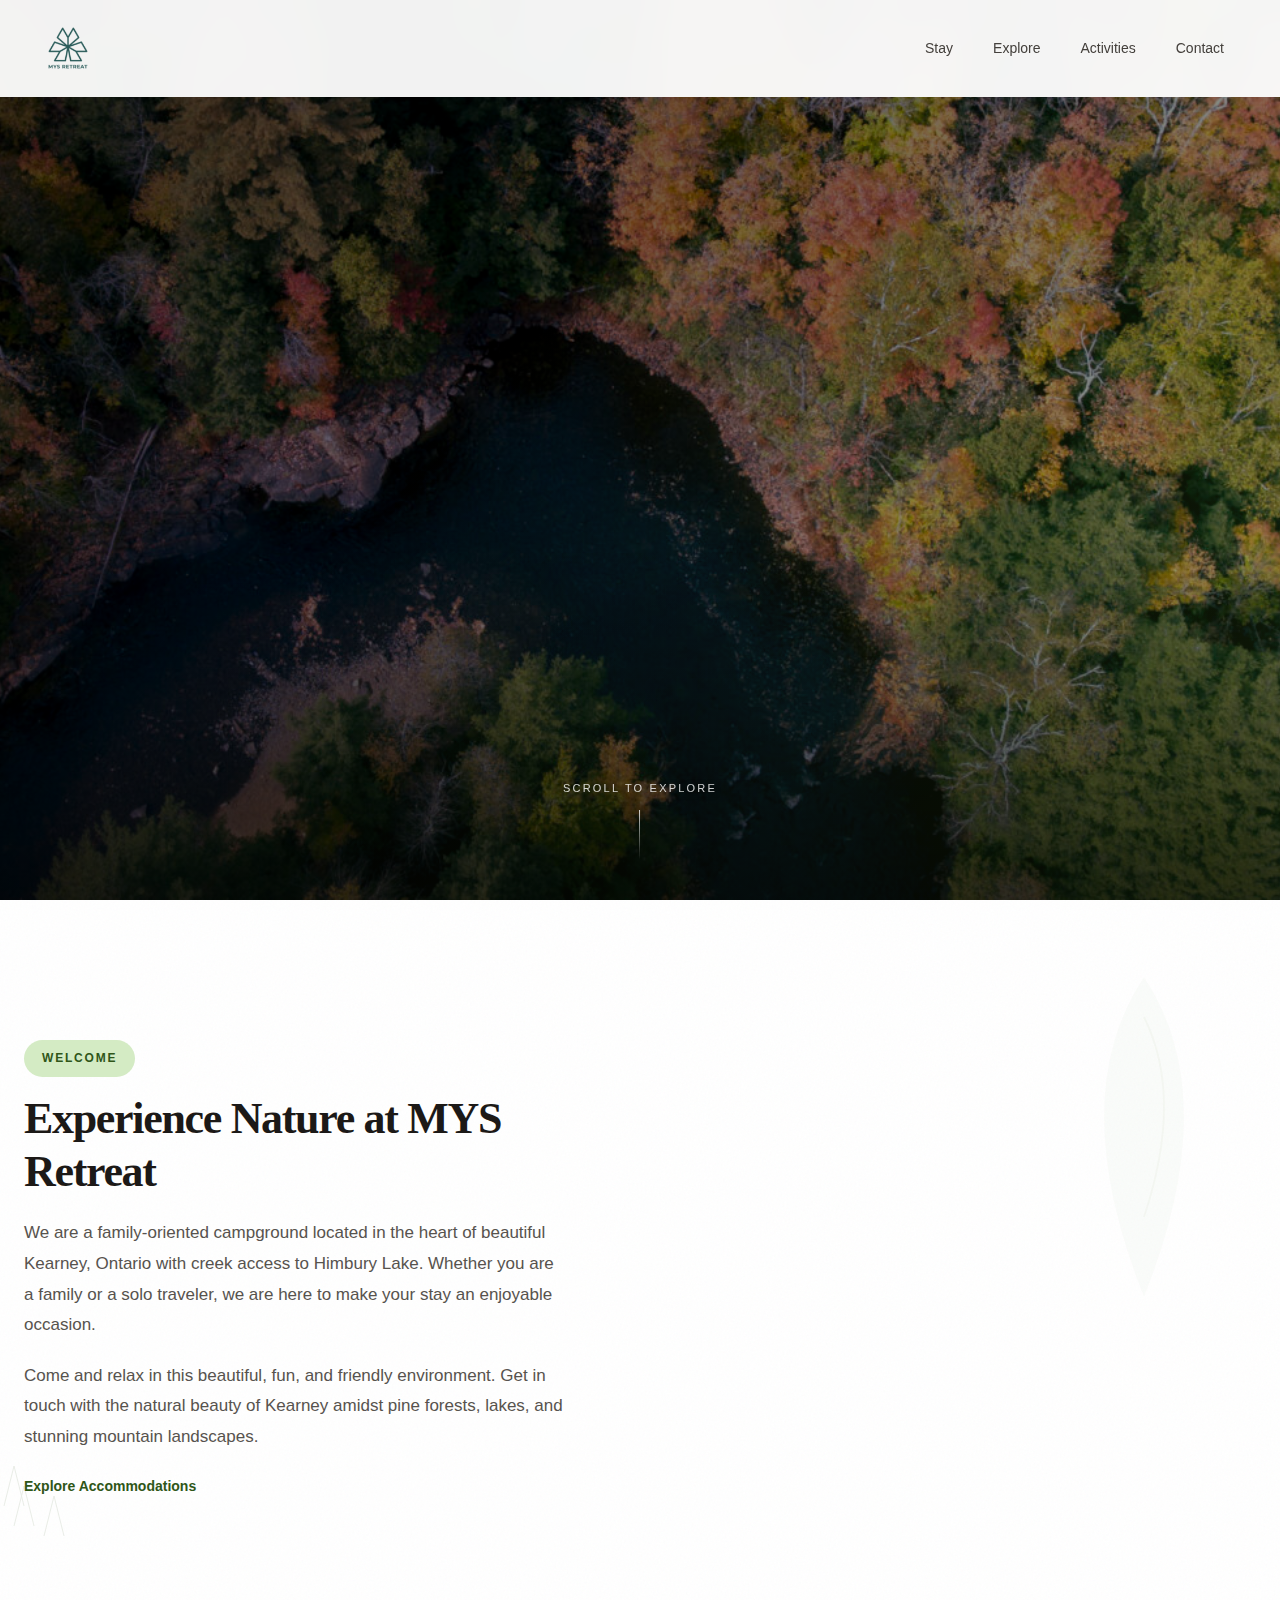
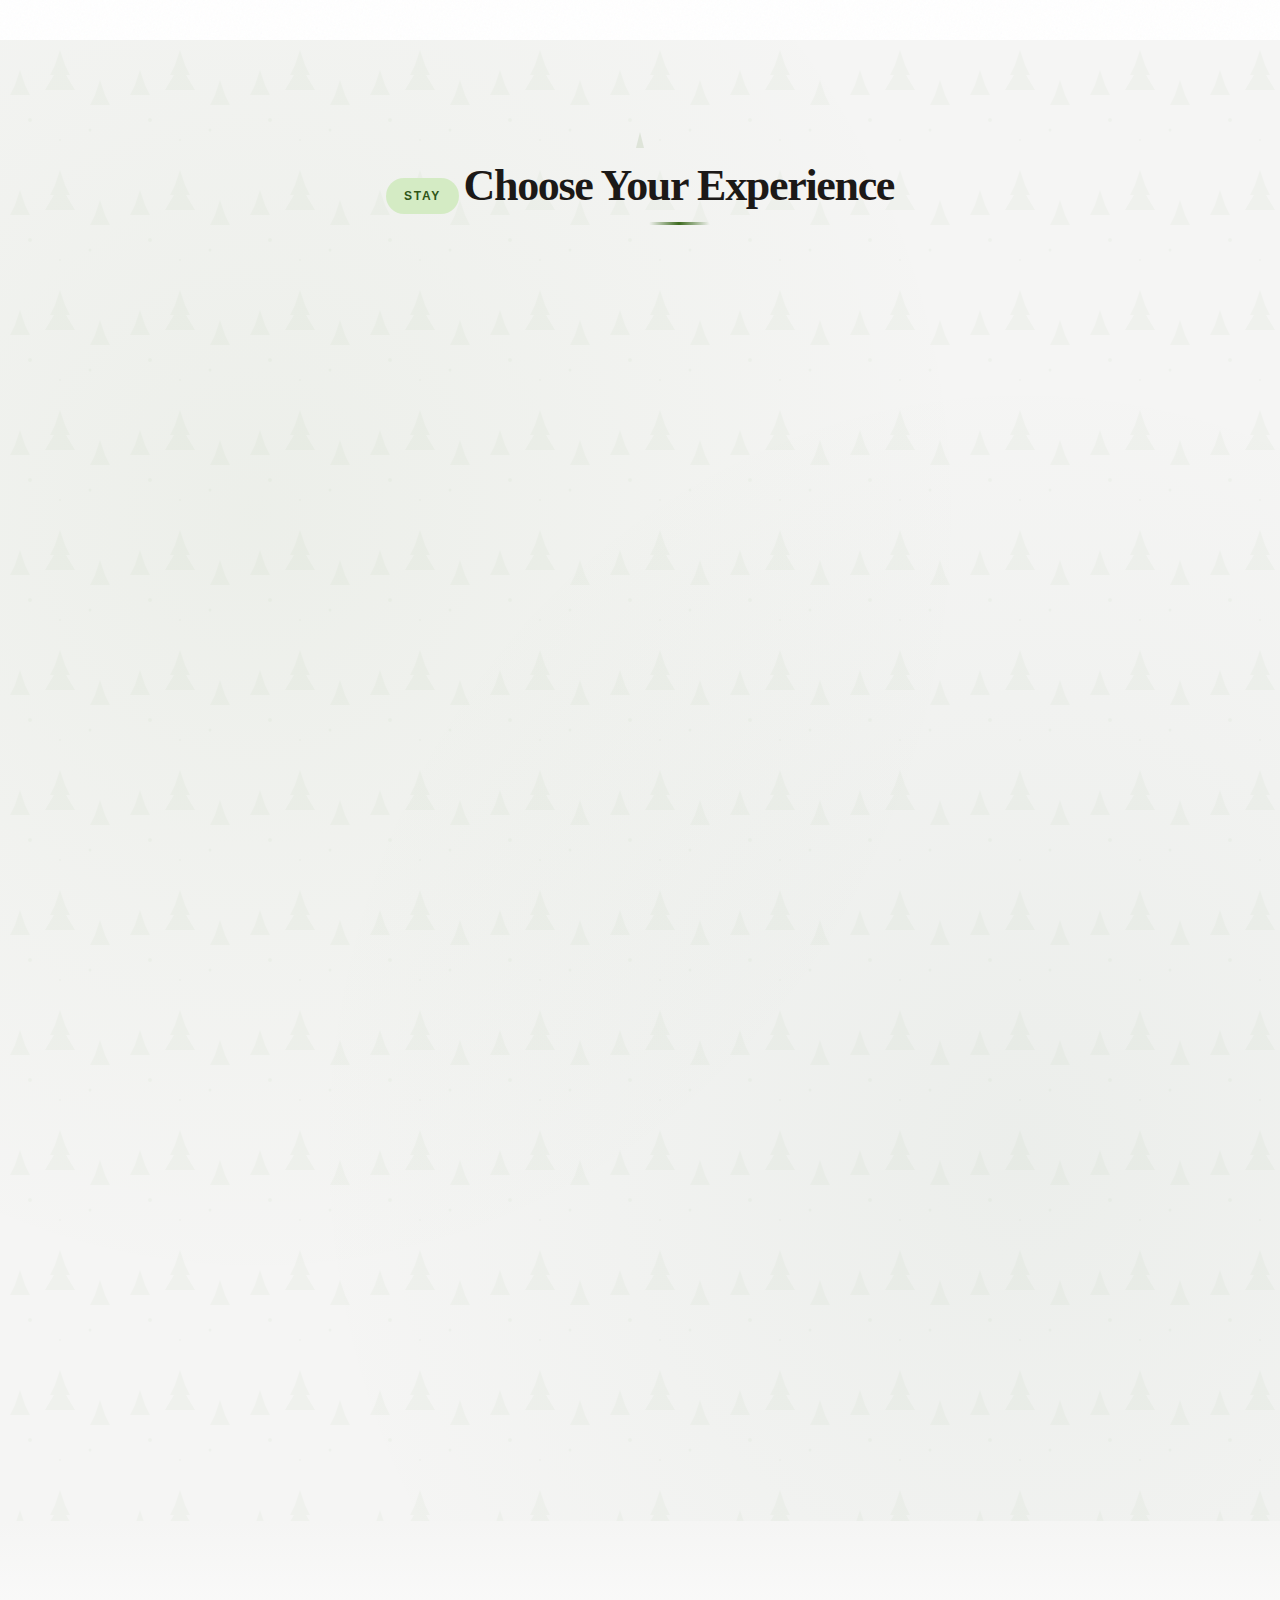
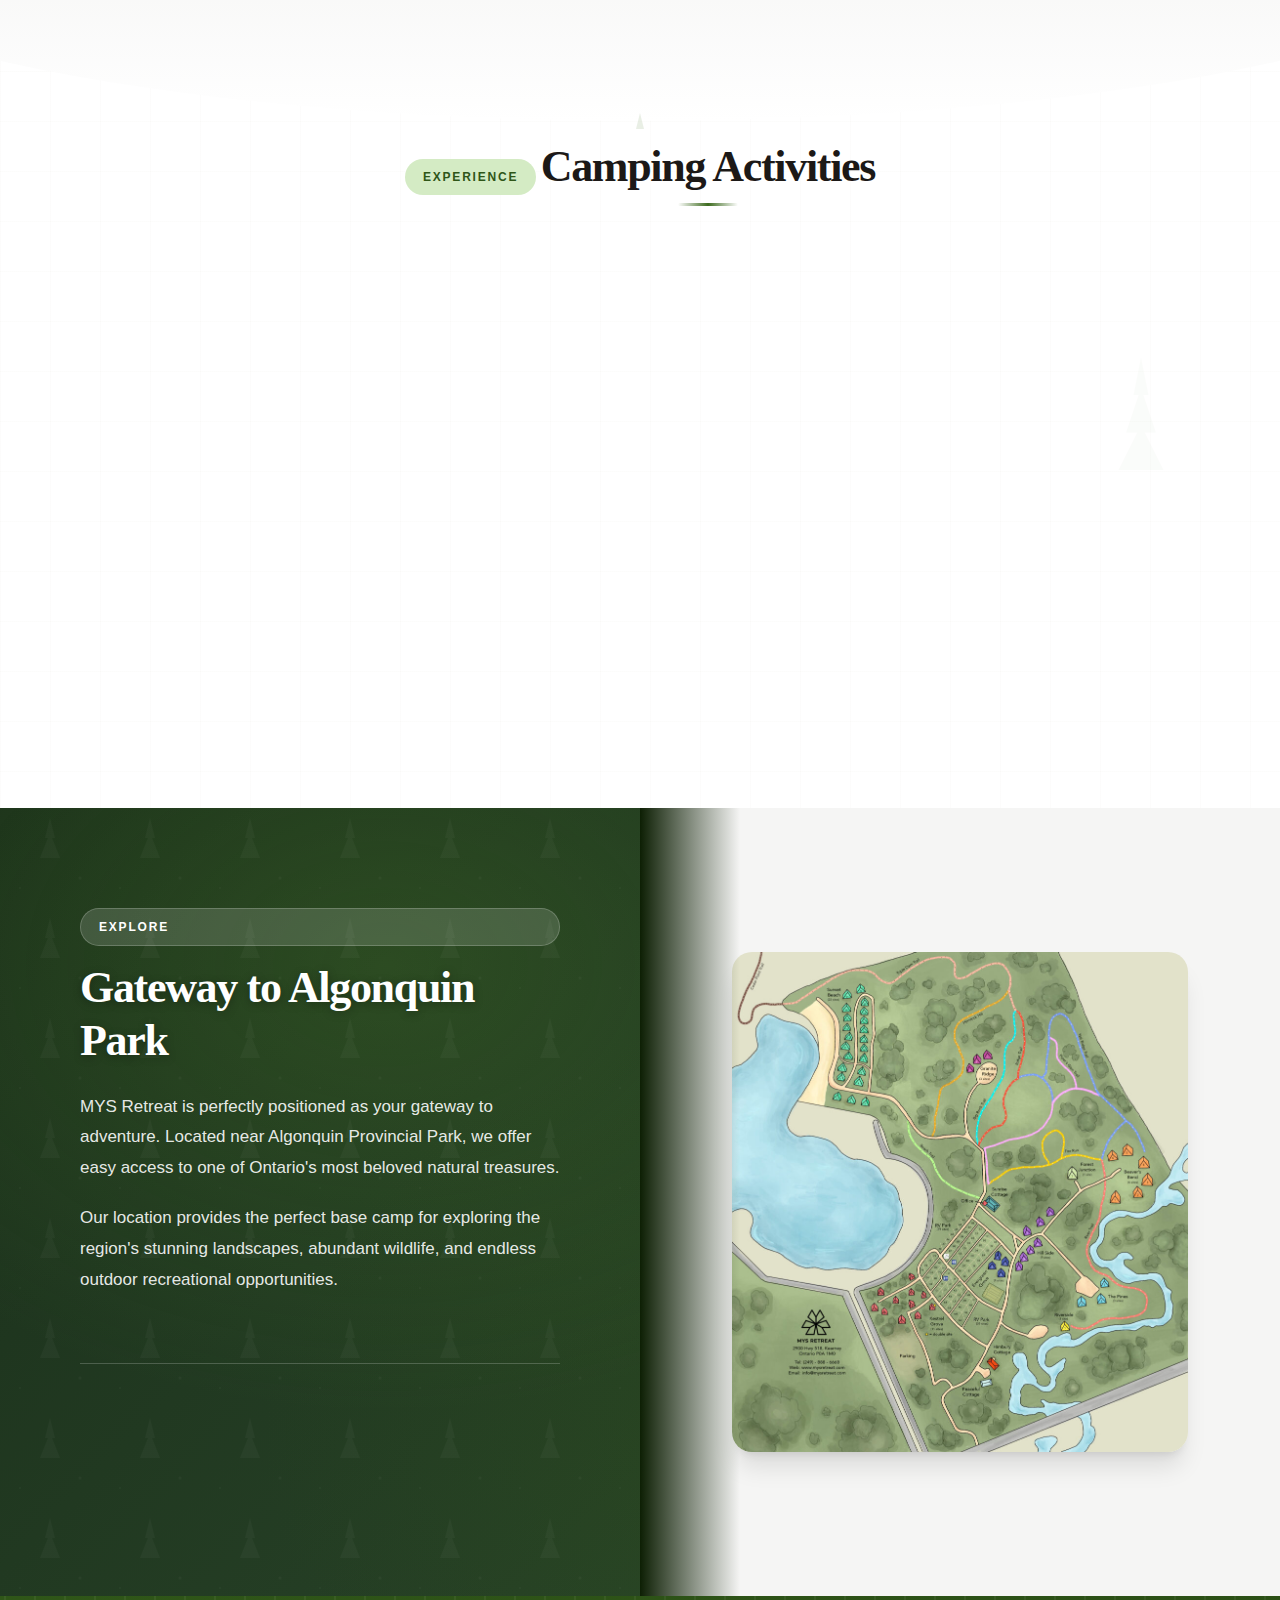
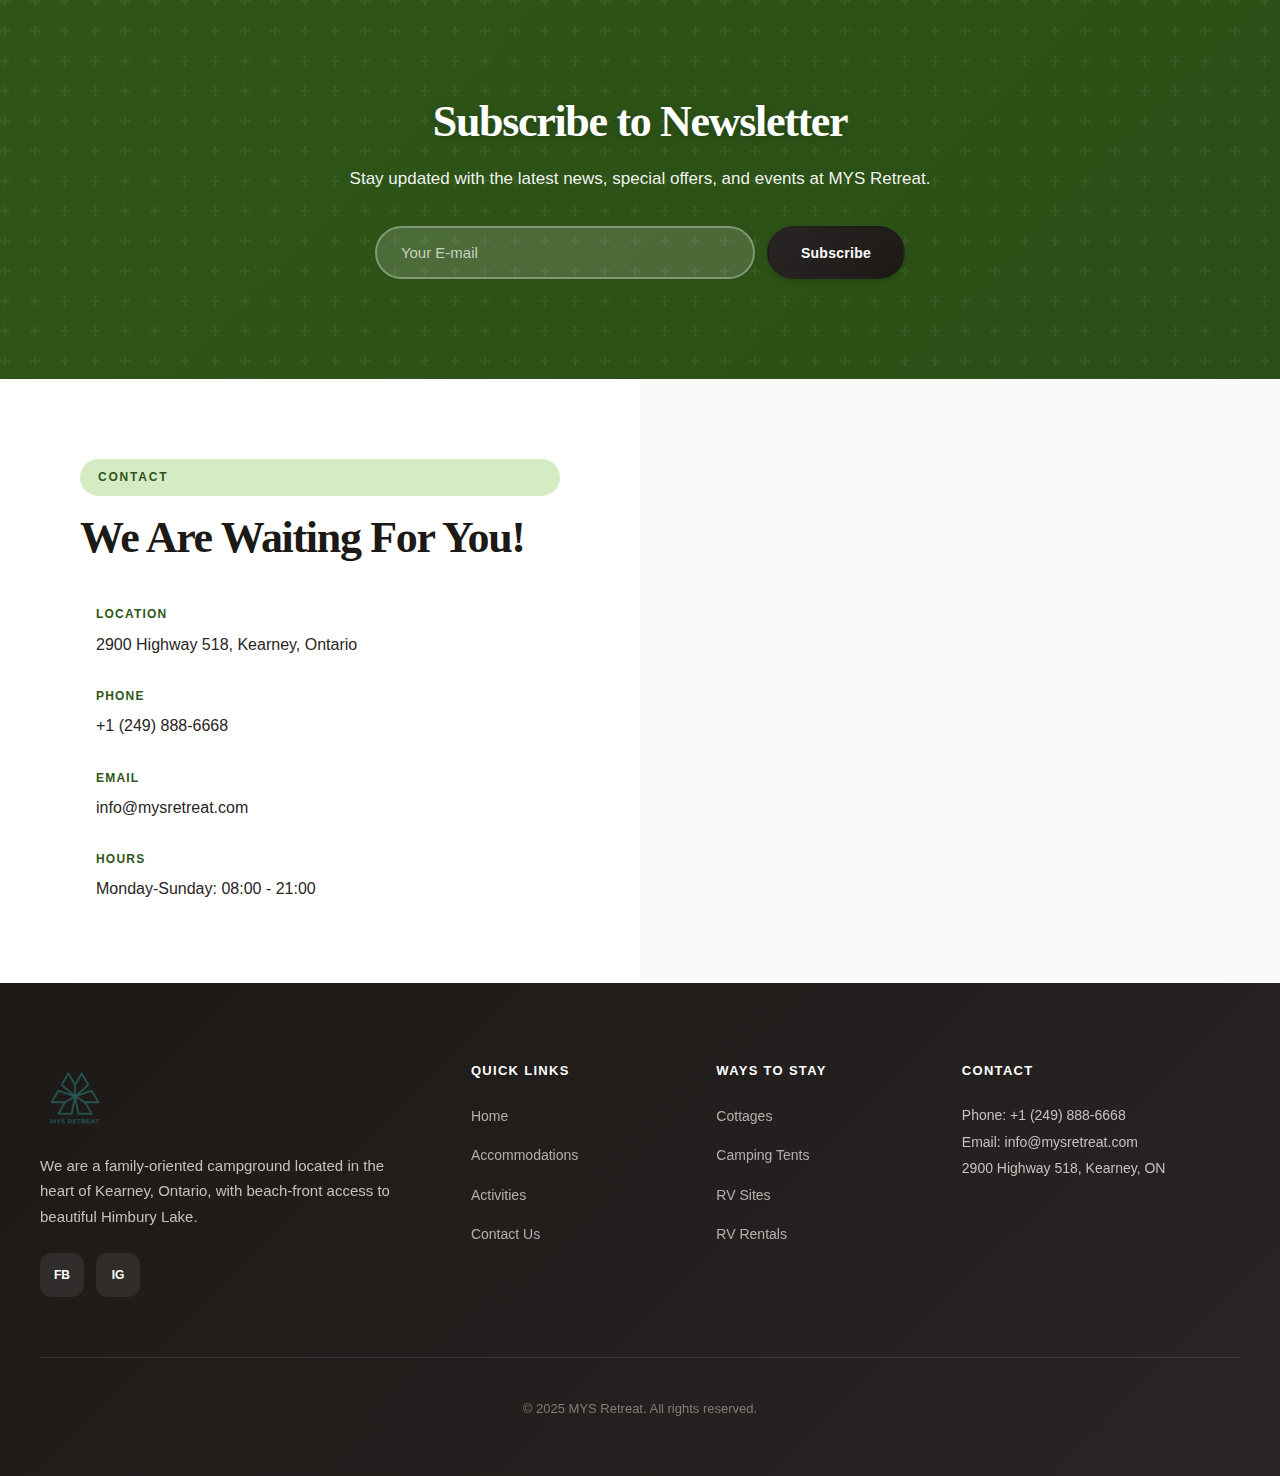
<file: index.html>
<!DOCTYPE html>
<html lang="en">
<head>
    <meta charset="UTF-8">
    <meta name="viewport" content="width=device-width, initial-scale=1.0">
    <title>MYS Retreat | Family Campground in Kearney, Ontario</title>
    <meta name="description" content="A family-oriented campground in the heart of beautiful Kearney, Ontario with creek access to Himbury Lake. Tent sites, RV sites, cottages, and RV rentals.">
    
    <!-- Fonts -->
    <link rel="preconnect" href="https://fonts.googleapis.com">
    <link rel="preconnect" href="https://fonts.gstatic.com" crossorigin>
    <link href="https://fonts.googleapis.com/css2?family=Montserrat:wght@300;400;500;600;700&family=Playfair+Display:wght@400;500;600&display=swap" rel="stylesheet">
    
    <link rel="stylesheet" href="styles.css">
    <link rel="icon" type="image/png" href="images/logo.png">
</head>
<body>
    <!-- Header -->
    <header class="dmHeader" id="dmHeader">
        <div class="header-inner">
            <div class="logo">
                <a href="/"><img src="images/logo.png" alt="MYS Retreat" class="logo-img"></a>
            </div>
            <nav class="main-nav" id="mainNav">
                <ul class="nav-container">
                    <li><a href="#stay" class="nav-link">Stay</a></li>
                    <li><a href="#explore" class="nav-link">Explore</a></li>
                    <li><a href="#activities" class="nav-link">Activities</a></li>
                    <li><a href="#contact" class="nav-link">Contact</a></li>
                </ul>
            </nav>
            <button class="nav-toggle" id="navToggle" aria-label="Toggle navigation">
                <span></span>
                <span></span>
                <span></span>
            </button>
        </div>
    </header>

    <!-- Hero Section -->
    <section class="hero-section" id="hero">
        <div class="hero-background">
            <img src="images/hero-bg.jpg" alt="MYS Retreat Campground" class="hero-img">
            <div class="hero-overlay"></div>
        </div>
        <div class="hero-content">
            <h1 class="hero-title">A Family Campground in the Heart of Kearney</h1>
            <p class="hero-subtitle">Welcome to MYS Retreat</p>
            <div class="hero-buttons">
                <a href="#stay" class="dm-btn dm-btn-light">Book a Stay</a>
                <a href="#explore" class="dm-btn dm-btn-outline">Explore the Grounds</a>
            </div>
        </div>
        <div class="scroll-indicator">
            <span class="scroll-text">Scroll to explore</span>
            <div class="scroll-line"></div>
        </div>
    </section>

    <!-- Welcome Section -->
    <section class="content-section welcome-section" id="welcome">
        <div class="container">
            <div class="row">
                <div class="col col-text">
                    <span class="section-label">Welcome</span>
                    <h2 class="section-title">Experience Nature at MYS Retreat</h2>
                    <p class="section-text">We are a family-oriented campground located in the heart of beautiful Kearney, Ontario with creek access to Himbury Lake. Whether you are a family or a solo traveler, we are here to make your stay an enjoyable occasion.</p>
                    <p class="section-text">Come and relax in this beautiful, fun, and friendly environment. Get in touch with the natural beauty of Kearney amidst pine forests, lakes, and stunning mountain landscapes.</p>
                    <a href="#stay" class="link-arrow">Explore Accommodations</a>
                </div>
                <div class="col col-image">
                    <img src="images/aerial.jpg" alt="MYS Retreat Aerial View" class="feature-image">
                </div>
            </div>
        </div>
    </section>

    <!-- Stay Section -->
    <section class="content-section stay-section" id="stay">
        <div class="section-header">
            <span class="section-label">Stay</span>
            <h2 class="section-title">Choose Your Experience</h2>
        </div>
        <div class="stay-grid">
            <!-- Cottages -->
            <div class="stay-card stay-card-large">
                <div class="stay-card-image">
                    <img src="images/cottages.jpg" alt="Cottages at MYS Retreat">
                    <div class="stay-card-overlay"></div>
                </div>
                <div class="stay-card-content">
                    <span class="stay-card-label">Cottages</span>
                    <h3 class="stay-card-title">Get comfortable in our fully furnished cottages</h3>
                    <p class="stay-card-text">Enjoy modern comfort while having access to numerous trails and a private sandy beach, creating the perfect retreat for memorable moments with family and friends.</p>
                    <a href="#contact" class="dm-btn dm-btn-light">Learn More</a>
                </div>
            </div>
            <!-- Camping Tents -->
            <div class="stay-card">
                <div class="stay-card-image">
                    <img src="images/campsite.jpg" alt="Camping Tent Sites">
                    <div class="stay-card-overlay"></div>
                </div>
                <div class="stay-card-content">
                    <span class="stay-card-label">Camp Sites</span>
                    <h3 class="stay-card-title">70 Camping Tent Sites</h3>
                    <p class="stay-card-text">Embrace the essence of outdoor adventure with our rustic and immersive tent sites amid the stunning landscape of Kearney.</p>
                    <a href="#contact" class="link-arrow">Book Now</a>
                </div>
            </div>
            <!-- RV Sites -->
            <div class="stay-card">
                <div class="stay-card-image">
                    <img src="images/cabin.jpg" alt="RV Sites">
                    <div class="stay-card-overlay"></div>
                </div>
                <div class="stay-card-content">
                    <span class="stay-card-label">RV Sites</span>
                    <h3 class="stay-card-title">35 RV Sites Available</h3>
                    <p class="stay-card-text">Discover comfort on wheels with our inviting RV sites offering the perfect blend of convenience and natural beauty.</p>
                    <a href="#contact" class="link-arrow">Book Now</a>
                </div>
            </div>
            <!-- RV Rentals -->
            <div class="stay-card stay-card-wide">
                <div class="stay-card-image">
                    <img src="images/hero-2.jpg" alt="RV Rentals">
                    <div class="stay-card-overlay"></div>
                </div>
                <div class="stay-card-content">
                    <span class="stay-card-label">RV Rentals</span>
                    <h3 class="stay-card-title">5 RV Rentals</h3>
                    <p class="stay-card-text">Don't have an RV? No problem! Rent one of our fully-equipped RVs for the perfect outdoor experience.</p>
                    <a href="#contact" class="link-arrow">Learn More</a>
                </div>
            </div>
        </div>
    </section>

    <!-- Activities Section -->
    <section class="content-section activities-section" id="activities">
        <div class="container">
            <div class="section-header centered">
                <span class="section-label">Experience</span>
                <h2 class="section-title">Camping Activities</h2>
            </div>
            <div class="activities-grid">
                <div class="activity-card">
                    <div class="activity-image">
                        <img src="images/campfire.jpg" alt="Camp Fire">
                    </div>
                    <div class="activity-content">
                        <h3>Camp Fire</h3>
                        <p>🔥 Ignite your evenings with daily campfire gatherings at our family haven! Share stories, roast marshmallows, and create lasting memories.</p>
                    </div>
                </div>
                <div class="activity-card">
                    <div class="activity-image">
                        <img src="images/hiking.jpg" alt="Hiking">
                    </div>
                    <div class="activity-content">
                        <h3>Hiking</h3>
                        <p>🌲 Embrace the wilderness with year-round trekking. Explore the natural trails surrounding our campground in every season.</p>
                    </div>
                </div>
                <div class="activity-card">
                    <div class="activity-image">
                        <img src="images/fishing.jpg" alt="Fishing">
                    </div>
                    <div class="activity-content">
                        <h3>Recreational Fishing</h3>
                        <p>🎣 Cast away your worries with summer fishing bliss. Our location provides access to excellent fishing spots.</p>
                    </div>
                </div>
                <div class="activity-card">
                    <div class="activity-image">
                        <img src="images/kayaking.jpg" alt="Kayaking and Canoeing">
                    </div>
                    <div class="activity-content">
                        <h3>Kayaking & Canoeing</h3>
                        <p>🛶 Paddle into paradise. Explore the waters and enjoy the tranquility of nature from a different perspective.</p>
                    </div>
                </div>
            </div>
        </div>
    </section>

    <!-- Explore Section -->
    <section class="content-section explore-section" id="explore">
        <div class="explore-container">
            <div class="explore-content">
                <span class="section-label">Explore</span>
                <h2 class="section-title">Gateway to Algonquin Park</h2>
                <p class="section-text">MYS Retreat is perfectly positioned as your gateway to adventure. Located near Algonquin Provincial Park, we offer easy access to one of Ontario's most beloved natural treasures.</p>
                <p class="section-text">Our location provides the perfect base camp for exploring the region's stunning landscapes, abundant wildlife, and endless outdoor recreational opportunities.</p>
                <div class="explore-stats">
                    <div class="stat">
                        <span class="stat-number">70</span>
                        <span class="stat-label">Camp Sites</span>
                    </div>
                    <div class="stat">
                        <span class="stat-number">3</span>
                        <span class="stat-label">Cottages</span>
                    </div>
                    <div class="stat">
                        <span class="stat-number">35</span>
                        <span class="stat-label">RV Sites</span>
                    </div>
                    <div class="stat">
                        <span class="stat-number">5</span>
                        <span class="stat-label">RV Rentals</span>
                    </div>
                </div>
            </div>
            <div class="explore-map">
                <img src="images/map.jpg" alt="MYS Retreat Map" class="map-image">
            </div>
        </div>
    </section>

    <!-- Newsletter Section -->
    <section class="newsletter-section">
        <div class="container">
            <div class="newsletter-content">
                <h2 class="section-title">Subscribe to Newsletter</h2>
                <p>Stay updated with the latest news, special offers, and events at MYS Retreat.</p>
                <form class="newsletter-form" id="newsletterForm">
                    <input type="email" placeholder="Your E-mail" required class="newsletter-input">
                    <button type="submit" class="dm-btn dm-btn-dark">Subscribe</button>
                </form>
            </div>
        </div>
    </section>

    <!-- Contact Section -->
    <section class="content-section contact-section" id="contact">
        <div class="contact-container">
            <div class="contact-info">
                <span class="section-label">Contact</span>
                <h2 class="section-title">We Are Waiting For You!</h2>
                <div class="contact-details">
                    <div class="contact-item">
                        <i class="icon-location"></i>
                        <div class="contact-text">
                            <span class="contact-label">Location</span>
                            <p>2900 Highway 518, Kearney, Ontario</p>
                        </div>
                    </div>
                    <div class="contact-item">
                        <i class="icon-phone"></i>
                        <div class="contact-text">
                            <span class="contact-label">Phone</span>
                            <p><a href="tel:+12498886668">+1 (249) 888-6668</a></p>
                        </div>
                    </div>
                    <div class="contact-item">
                        <i class="icon-email"></i>
                        <div class="contact-text">
                            <span class="contact-label">Email</span>
                            <p><a href="mailto:info@mysretreat.com">info@mysretreat.com</a></p>
                        </div>
                    </div>
                    <div class="contact-item">
                        <i class="icon-hours"></i>
                        <div class="contact-text">
                            <span class="contact-label">Hours</span>
                            <p>Monday-Sunday: 08:00 - 21:00</p>
                        </div>
                    </div>
                </div>
            </div>
            <div class="contact-map">
                <iframe 
                    src="https://maps.google.com/maps?q=2900%20Highway%20518%2C%20Kearney%2C%20Ontario&t=m&z=11&output=embed&iwloc=near"
                    title="MYS Retreat Location"
                    aria-label="MYS Retreat Location"
                    loading="lazy">
                </iframe>
            </div>
        </div>
    </section>

    <!-- Footer -->
    <footer class="dmFooter">
        <div class="footer-container">
            <div class="footer-grid">
                <div class="footer-col footer-brand">
                    <img src="images/logo.png" alt="MYS Retreat" class="footer-logo">
                    <p>We are a family-oriented campground located in the heart of Kearney, Ontario, with beach-front access to beautiful Himbury Lake.</p>
                    <div class="social-links">
                        <a href="#" aria-label="Facebook" class="social-link">FB</a>
                        <a href="#" aria-label="Instagram" class="social-link">IG</a>
                    </div>
                </div>
                <div class="footer-col">
                    <h4>Quick Links</h4>
                    <ul class="footer-links">
                        <li><a href="#welcome">Home</a></li>
                        <li><a href="#stay">Accommodations</a></li>
                        <li><a href="#activities">Activities</a></li>
                        <li><a href="#contact">Contact Us</a></li>
                    </ul>
                </div>
                <div class="footer-col">
                    <h4>Ways to Stay</h4>
                    <ul class="footer-links">
                        <li><a href="#stay">Cottages</a></li>
                        <li><a href="#stay">Camping Tents</a></li>
                        <li><a href="#stay">RV Sites</a></li>
                        <li><a href="#stay">RV Rentals</a></li>
                    </ul>
                </div>
                <div class="footer-col footer-contact">
                    <h4>Contact</h4>
                    <p>Phone: +1 (249) 888-6668<br>
                    Email: info@mysretreat.com<br>
                    2900 Highway 518, Kearney, ON</p>
                </div>
            </div>
            <div class="footer-bottom">
                <p>&copy; 2025 MYS Retreat. All rights reserved.</p>
            </div>
        </div>
    </footer>

    <script src="script.js"></script>
</body>
</html>
</file>
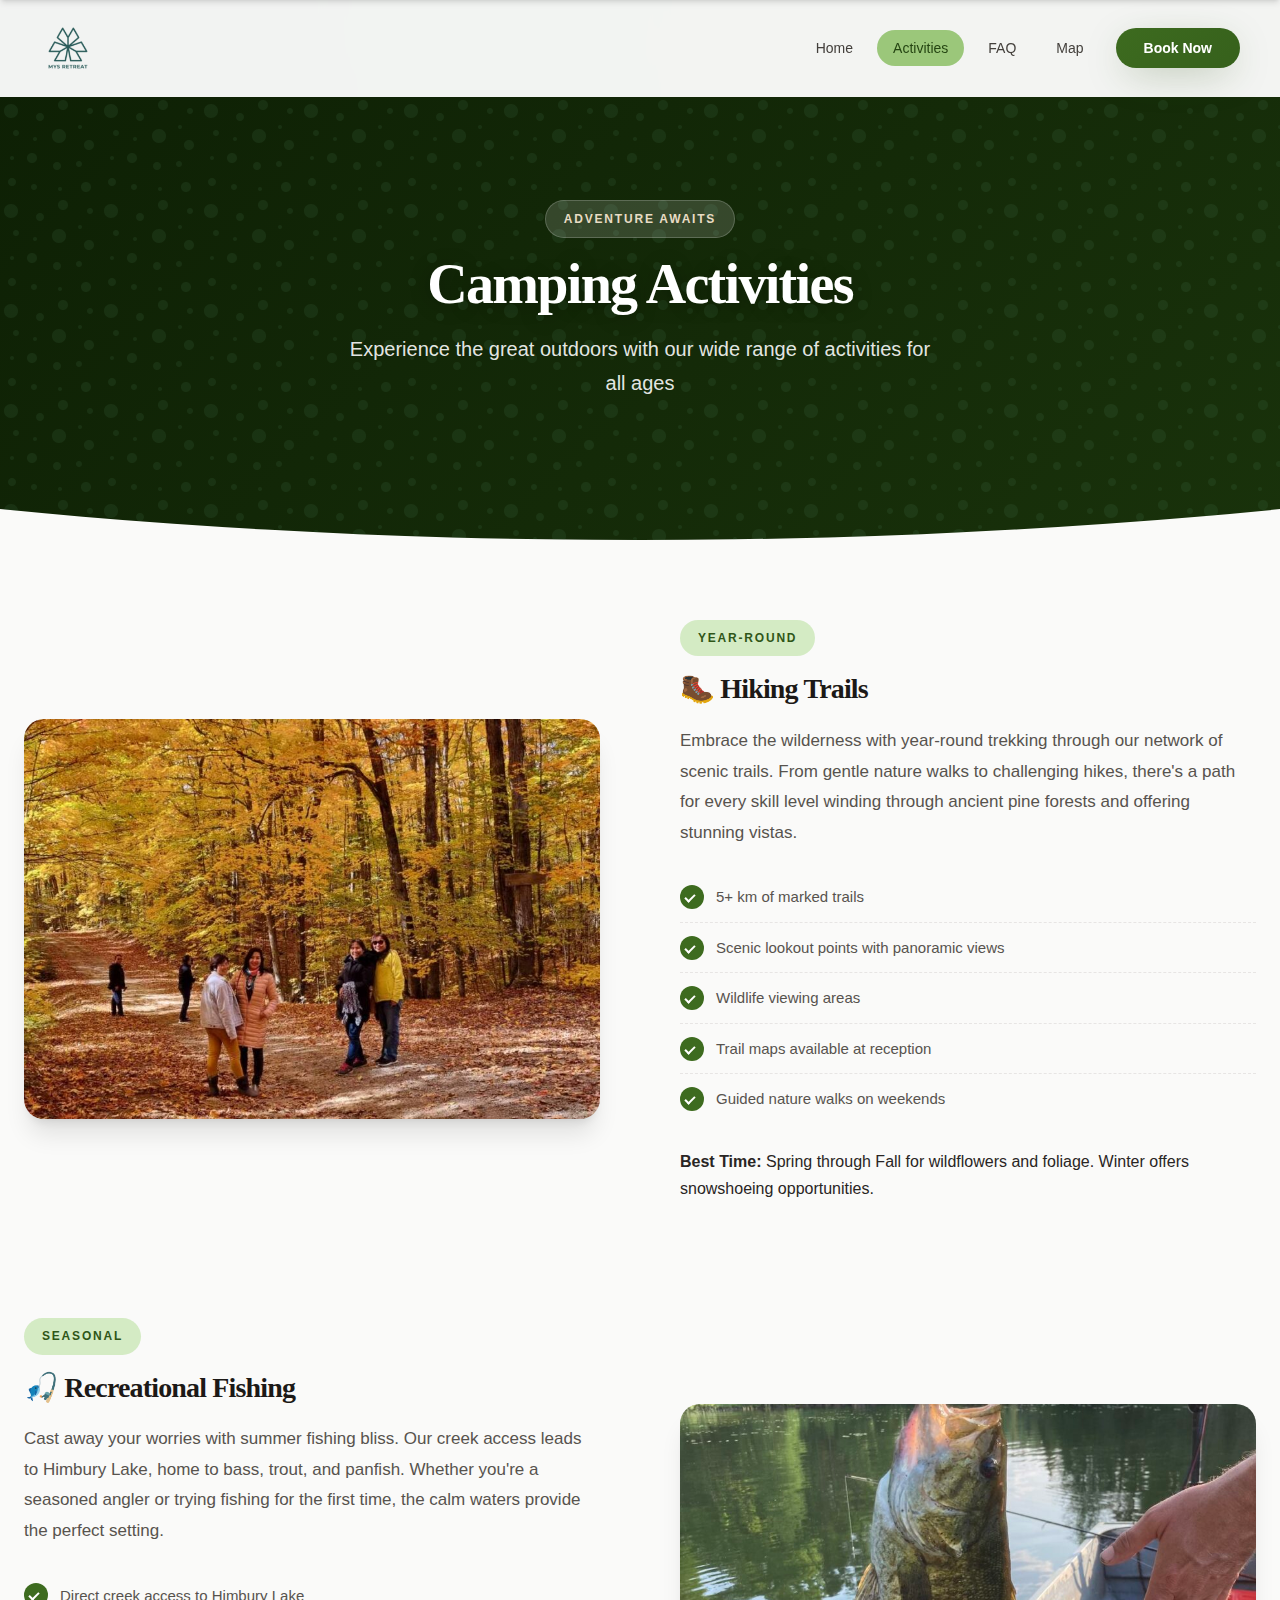
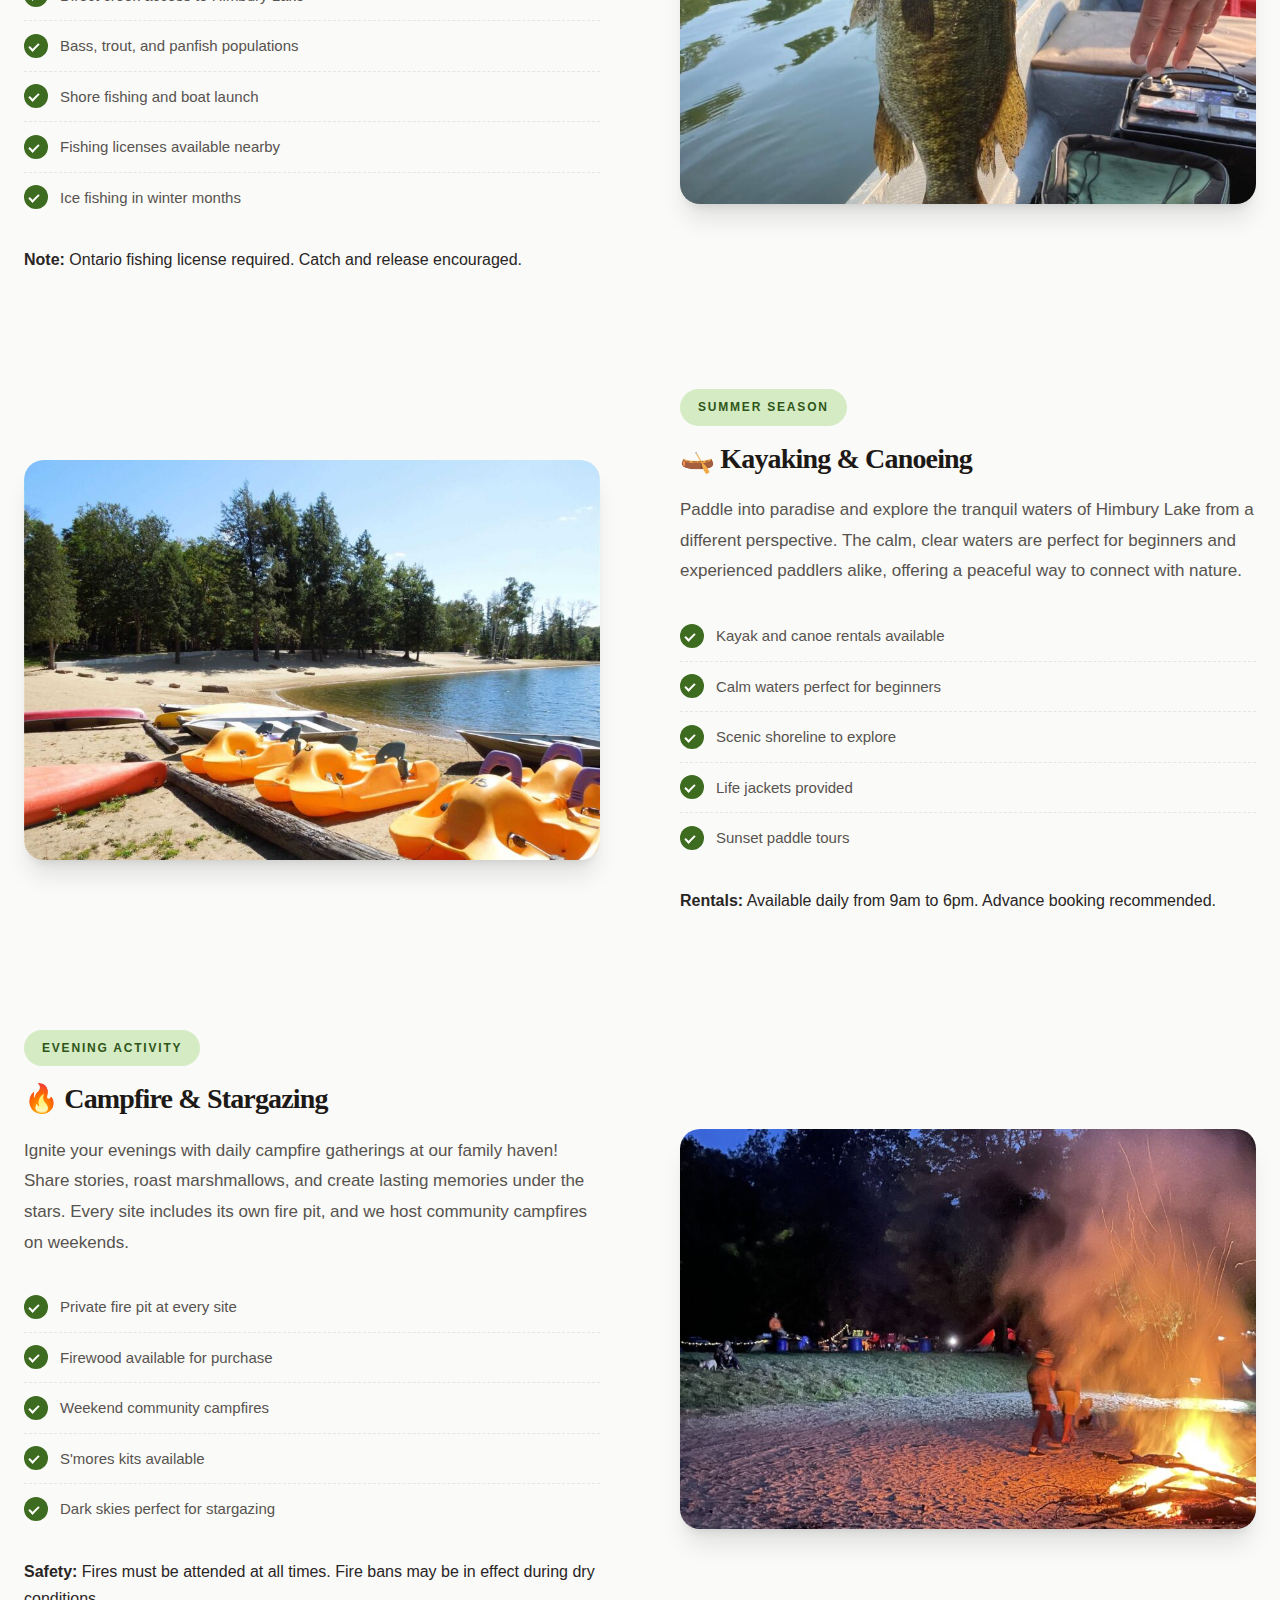
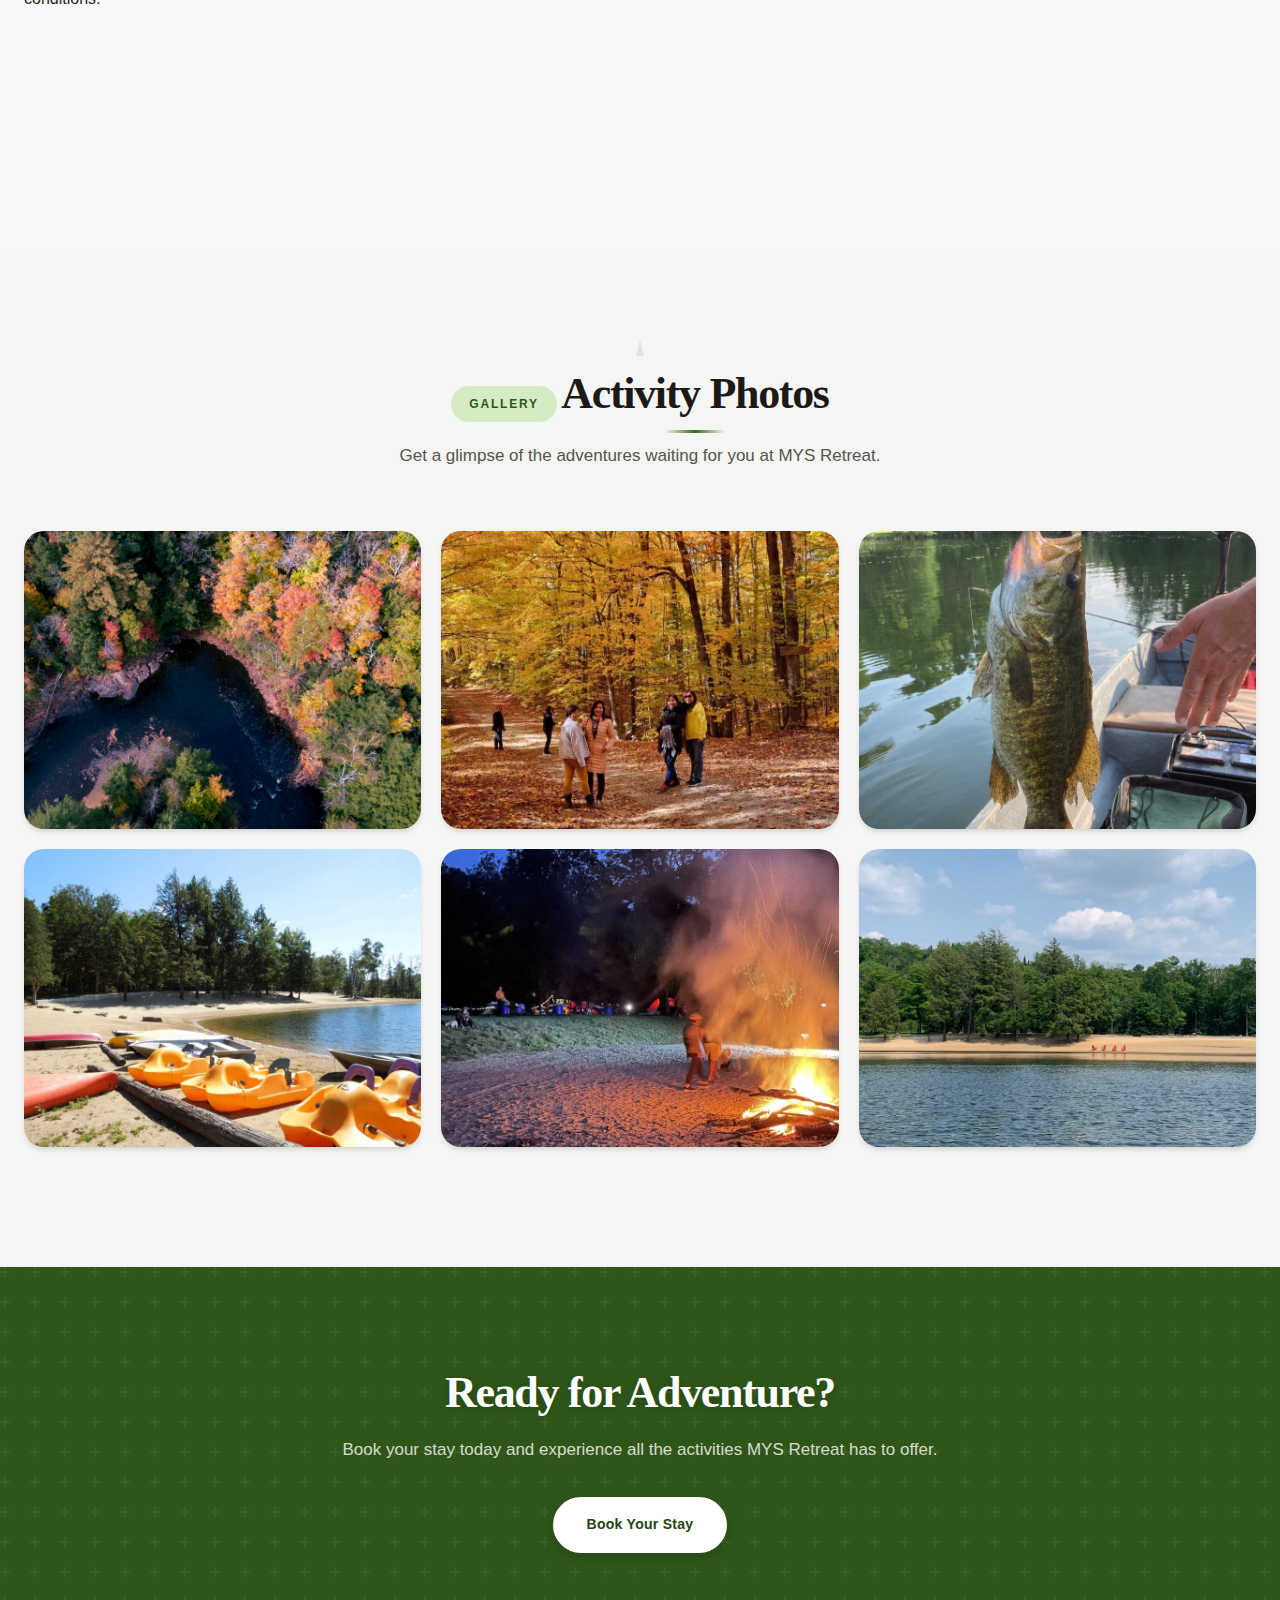
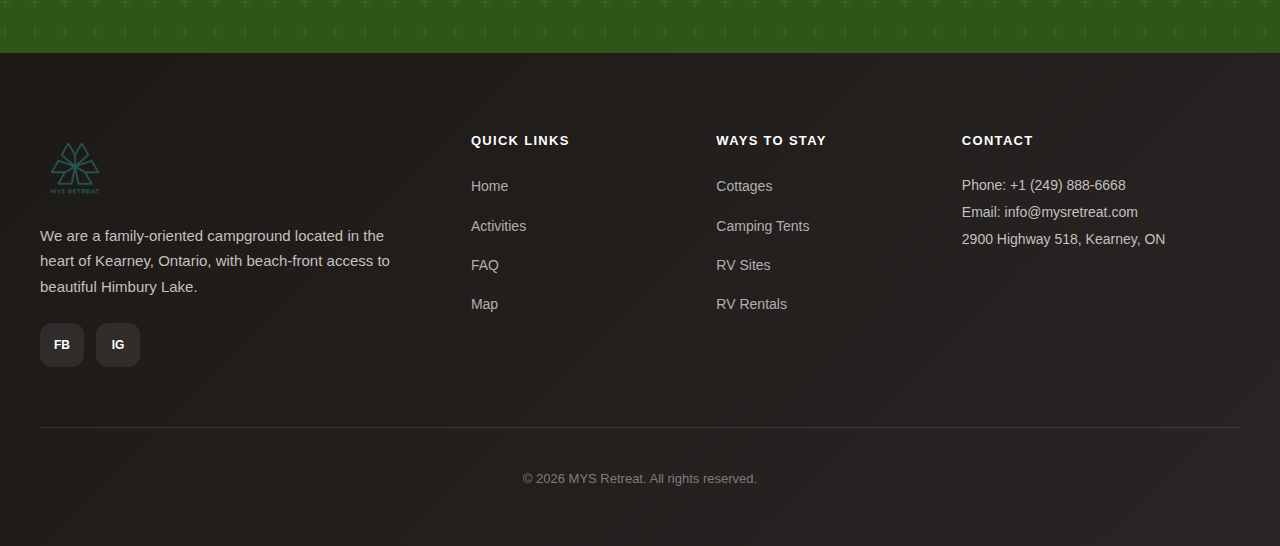
<file: activities.html>
<!DOCTYPE html>
<html lang="en">
<head>
    <meta charset="UTF-8">
    <meta name="viewport" content="width=device-width, initial-scale=1.0">
    <title>Activities | MYS Retreat - Camping Activities in Kearney, Ontario</title>
    <meta name="description" content="Discover outdoor activities at MYS Retreat. Hiking, fishing, kayaking, campfires, and stargazing in beautiful Kearney, Ontario near Himbury Lake.">
    
    <!-- Fonts -->
    <link rel="preconnect" href="https://fonts.googleapis.com">
    <link rel="preconnect" href="https://fonts.gstatic.com" crossorigin>
    <link href="https://fonts.googleapis.com/css2?family=Montserrat:wght@300;400;500;600;700&family=Playfair+Display:wght@400;500;600&display=swap" rel="stylesheet">
    
    <link rel="stylesheet" href="styles.css">
    <link rel="icon" type="image/png" href="images/logo.png">
</head>
<body>
    <!-- 2026 Season Banner -->
    <div class="season-banner" id="seasonBanner">
        <div class="season-banner-content">
            🎉 <strong>2026 Season Opening Soon!</strong> Book your summer getaway now • Reservations filling fast
            <a href="booking.html" class="dm-btn dm-btn-light" style="padding: 8px 20px; font-size: 12px;">Book Now</a>
        </div>
        <button class="season-banner-close" id="closeBanner">×</button>
    </div>

    <!-- Header -->
    <header class="dmHeader" id="dmHeader">
        <div class="header-inner">
            <div class="logo">
                <a href="index.html"><img src="images/logo.png" alt="MYS Retreat" class="logo-img"></a>
            </div>
            <nav class="main-nav" id="mainNav">
                <ul class="nav-container">
                    <li><a href="index.html" class="nav-link">Home</a></li>
                    <li><a href="activities.html" class="nav-link active">Activities</a></li>
                    <li><a href="faq.html" class="nav-link">FAQ</a></li>
                    <li><a href="map.html" class="nav-link">Map</a></li>
                    <li><a href="booking.html" class="nav-link nav-cta">Book Now</a></li>
                </ul>
            </nav>
            <button class="nav-toggle" id="navToggle" aria-label="Toggle navigation">
                <span></span>
                <span></span>
                <span></span>
            </button>
        </div>
    </header>

    <!-- Page Header -->
    <section class="page-header">
        <div class="page-header-content">
            <span class="section-label" style="color: var(--color-beige);">Adventure Awaits</span>
            <h1>Camping Activities</h1>
            <p>Experience the great outdoors with our wide range of activities for all ages</p>
        </div>
    </section>

    <!-- Activity Details -->
    <section class="content-section" style="padding-top: 80px;">
        <div class="container">
            
            <!-- Hiking -->
            <div class="activity-detail">
                <div class="activity-detail-image">
                    <img src="images/hiking.jpg" alt="Hiking Trails at MYS Retreat">
                </div>
                <div class="activity-detail-content">
                    <span class="section-label">Year-Round</span>
                    <h3>🥾 Hiking Trails</h3>
                    <p class="section-text">Embrace the wilderness with year-round trekking through our network of scenic trails. From gentle nature walks to challenging hikes, there's a path for every skill level winding through ancient pine forests and offering stunning vistas.</p>
                    
                    <ul class="feature-list">
                        <li>5+ km of marked trails</li>
                        <li>Scenic lookout points with panoramic views</li>
                        <li>Wildlife viewing areas</li>
                        <li>Trail maps available at reception</li>
                        <li>Guided nature walks on weekends</li>
                    </ul>
                    
                    <p style="margin-top: 24px;"><strong>Best Time:</strong> Spring through Fall for wildflowers and foliage. Winter offers snowshoeing opportunities.</p>
                </div>
            </div>

            <!-- Fishing -->
            <div class="activity-detail reverse">
                <div class="activity-detail-image">
                    <img src="images/fishing.jpg" alt="Fishing at Himbury Lake">
                </div>
                <div class="activity-detail-content">
                    <span class="section-label">Seasonal</span>
                    <h3>🎣 Recreational Fishing</h3>
                    <p class="section-text">Cast away your worries with summer fishing bliss. Our creek access leads to Himbury Lake, home to bass, trout, and panfish. Whether you're a seasoned angler or trying fishing for the first time, the calm waters provide the perfect setting.</p>
                    
                    <ul class="feature-list">
                        <li>Direct creek access to Himbury Lake</li>
                        <li>Bass, trout, and panfish populations</li>
                        <li>Shore fishing and boat launch</li>
                        <li>Fishing licenses available nearby</li>
                        <li>Ice fishing in winter months</li>
                    </ul>
                    
                    <p style="margin-top: 24px;"><strong>Note:</strong> Ontario fishing license required. Catch and release encouraged.</p>
                </div>
            </div>

            <!-- Kayaking -->
            <div class="activity-detail">
                <div class="activity-detail-image">
                    <img src="images/kayaking.jpg" alt="Kayaking and Canoeing">
                </div>
                <div class="activity-detail-content">
                    <span class="section-label">Summer Season</span>
                    <h3>🛶 Kayaking & Canoeing</h3>
                    <p class="section-text">Paddle into paradise and explore the tranquil waters of Himbury Lake from a different perspective. The calm, clear waters are perfect for beginners and experienced paddlers alike, offering a peaceful way to connect with nature.</p>
                    
                    <ul class="feature-list">
                        <li>Kayak and canoe rentals available</li>
                        <li>Calm waters perfect for beginners</li>
                        <li>Scenic shoreline to explore</li>
                        <li>Life jackets provided</li>
                        <li>Sunset paddle tours</li>
                    </ul>
                    
                    <p style="margin-top: 24px;"><strong>Rentals:</strong> Available daily from 9am to 6pm. Advance booking recommended.</p>
                </div>
            </div>

            <!-- Campfire -->
            <div class="activity-detail reverse">
                <div class="activity-detail-image">
                    <img src="images/campfire.jpg" alt="Campfire Gatherings">
                </div>
                <div class="activity-detail-content">
                    <span class="section-label">Evening Activity</span>
                    <h3>🔥 Campfire & Stargazing</h3>
                    <p class="section-text">Ignite your evenings with daily campfire gatherings at our family haven! Share stories, roast marshmallows, and create lasting memories under the stars. Every site includes its own fire pit, and we host community campfires on weekends.</p>
                    
                    <ul class="feature-list">
                        <li>Private fire pit at every site</li>
                        <li>Firewood available for purchase</li>
                        <li>Weekend community campfires</li>
                        <li>S'mores kits available</li>
                        <li>Dark skies perfect for stargazing</li>
                    </ul>
                    
                    <p style="margin-top: 24px;"><strong>Safety:</strong> Fires must be attended at all times. Fire bans may be in effect during dry conditions.</p>
                </div>
            </div>

        </div>
    </section>

    <!-- Photo Gallery -->
    <section class="content-section alt">
        <div class="container">
            <div class="section-header">
                <span class="section-label">Gallery</span>
                <h2 class="section-title">Activity Photos</h2>
                <p class="section-text" style="max-width: 600px; margin-left: auto; margin-right: auto;">Get a glimpse of the adventures waiting for you at MYS Retreat.</p>
            </div>

            <div class="gallery-grid">
                <div class="gallery-item">
                    <img src="images/hero-bg.jpg" alt="Campground Overview">
                    <div class="gallery-item-overlay">
                        <span class="gallery-item-title">Campground Overview</span>
                    </div>
                </div>
                <div class="gallery-item">
                    <img src="images/hiking.jpg" alt="Forest Trails">
                    <div class="gallery-item-overlay">
                        <span class="gallery-item-title">Forest Trails</span>
                    </div>
                </div>
                <div class="gallery-item">
                    <img src="images/fishing.jpg" alt="Lake Fishing">
                    <div class="gallery-item-overlay">
                        <span class="gallery-item-title">Lake Fishing</span>
                    </div>
                </div>
                <div class="gallery-item">
                    <img src="images/kayaking.jpg" alt="Kayaking Adventure">
                    <div class="gallery-item-overlay">
                        <span class="gallery-item-title">Kayaking</span>
                    </div>
                </div>
                <div class="gallery-item">
                    <img src="images/campfire.jpg" alt="Evening Campfire">
                    <div class="gallery-item-overlay">
                        <span class="gallery-item-title">Evening Campfire</span>
                    </div>
                </div>
                <div class="gallery-item">
                    <img src="images/hero-2.jpg" alt="Lake Sunset">
                    <div class="gallery-item-overlay">
                        <span class="gallery-item-title">Lake Sunset</span>
                    </div>
                </div>
            </div>
        </div>
    </section>

    <!-- CTA Section -->
    <section class="newsletter-section" style="background: var(--color-primary);">
        <div class="container">
            <div class="newsletter-content">
                <h2 class="section-title" style="color: white;">Ready for Adventure?</h2>
                <p style="color: rgba(255,255,255,0.8);">Book your stay today and experience all the activities MYS Retreat has to offer.</p>
                <a href="booking.html" class="dm-btn dm-btn-light">Book Your Stay</a>
            </div>
        </div>
    </section>

    <!-- Footer -->
    <footer class="dmFooter">
        <div class="footer-container">
            <div class="footer-grid">
                <div class="footer-col footer-brand">
                    <img src="images/logo.png" alt="MYS Retreat" class="footer-logo">
                    <p>We are a family-oriented campground located in the heart of Kearney, Ontario, with beach-front access to beautiful Himbury Lake.</p>
                    <div class="social-links">
                        <a href="#" aria-label="Facebook" class="social-link">FB</a>
                        <a href="#" aria-label="Instagram" class="social-link">IG</a>
                    </div>
                </div>
                
                <div class="footer-col">
                    <h4>Quick Links</h4>
                    <ul class="footer-links">
                        <li><a href="index.html">Home</a></li>
                        <li><a href="activities.html">Activities</a></li>
                        <li><a href="faq.html">FAQ</a></li>
                        <li><a href="map.html">Map</a></li>
                    </ul>
                </div>
                
                <div class="footer-col">
                    <h4>Ways to Stay</h4>
                    <ul class="footer-links">
                        <li><a href="booking.html">Cottages</a></li>
                        <li><a href="booking.html">Camping Tents</a></li>
                        <li><a href="booking.html">RV Sites</a></li>
                        <li><a href="booking.html">RV Rentals</a></li>
                    </ul>
                </div>
                
                <div class="footer-col footer-contact">
                    <h4>Contact</h4>
                    <p>Phone: +1 (249) 888-6668<br>
                    Email: info@mysretreat.com<br>
                    2900 Highway 518, Kearney, ON</p>
                </div>
            </div>
            
            <div class="footer-bottom">
                <p>&copy; 2026 MYS Retreat. All rights reserved.</p>
            </div>
        </div>
    </footer>

    <script src="script.js"></script>
</body>
</html>
</file>
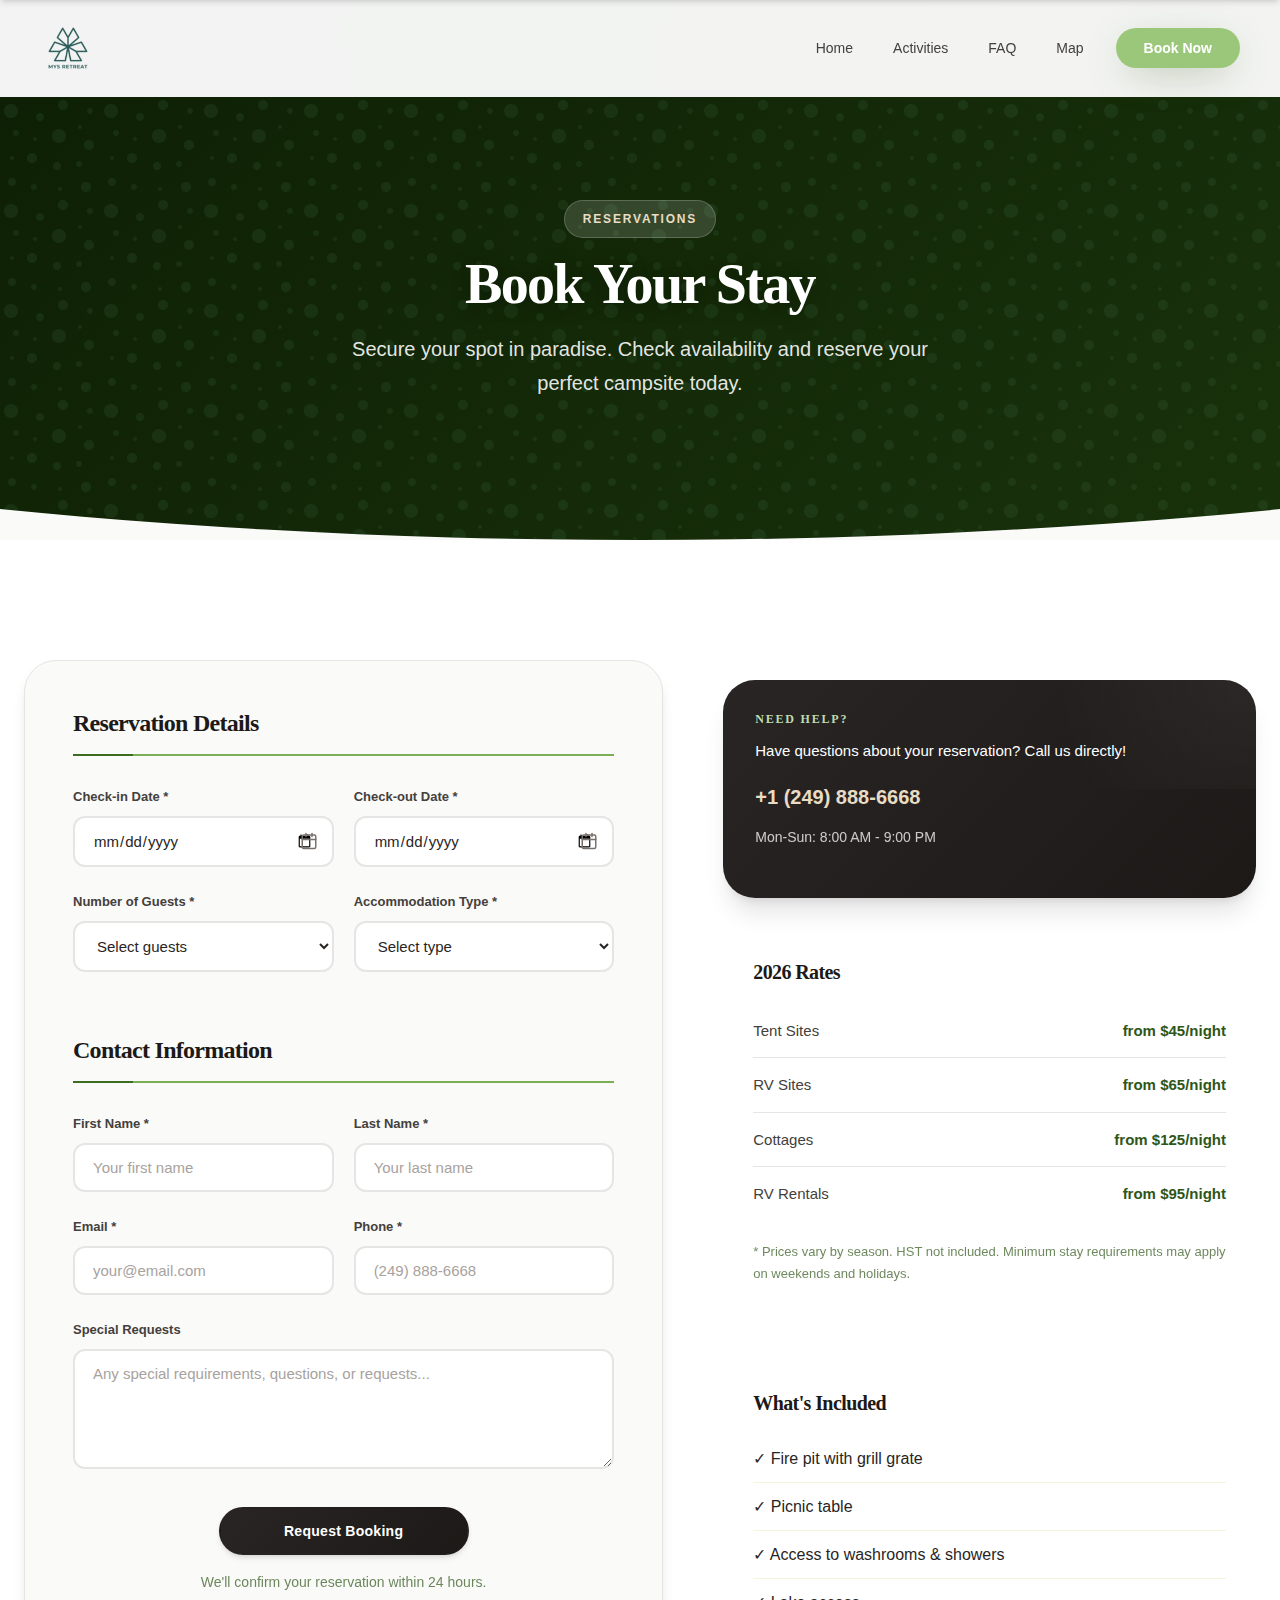
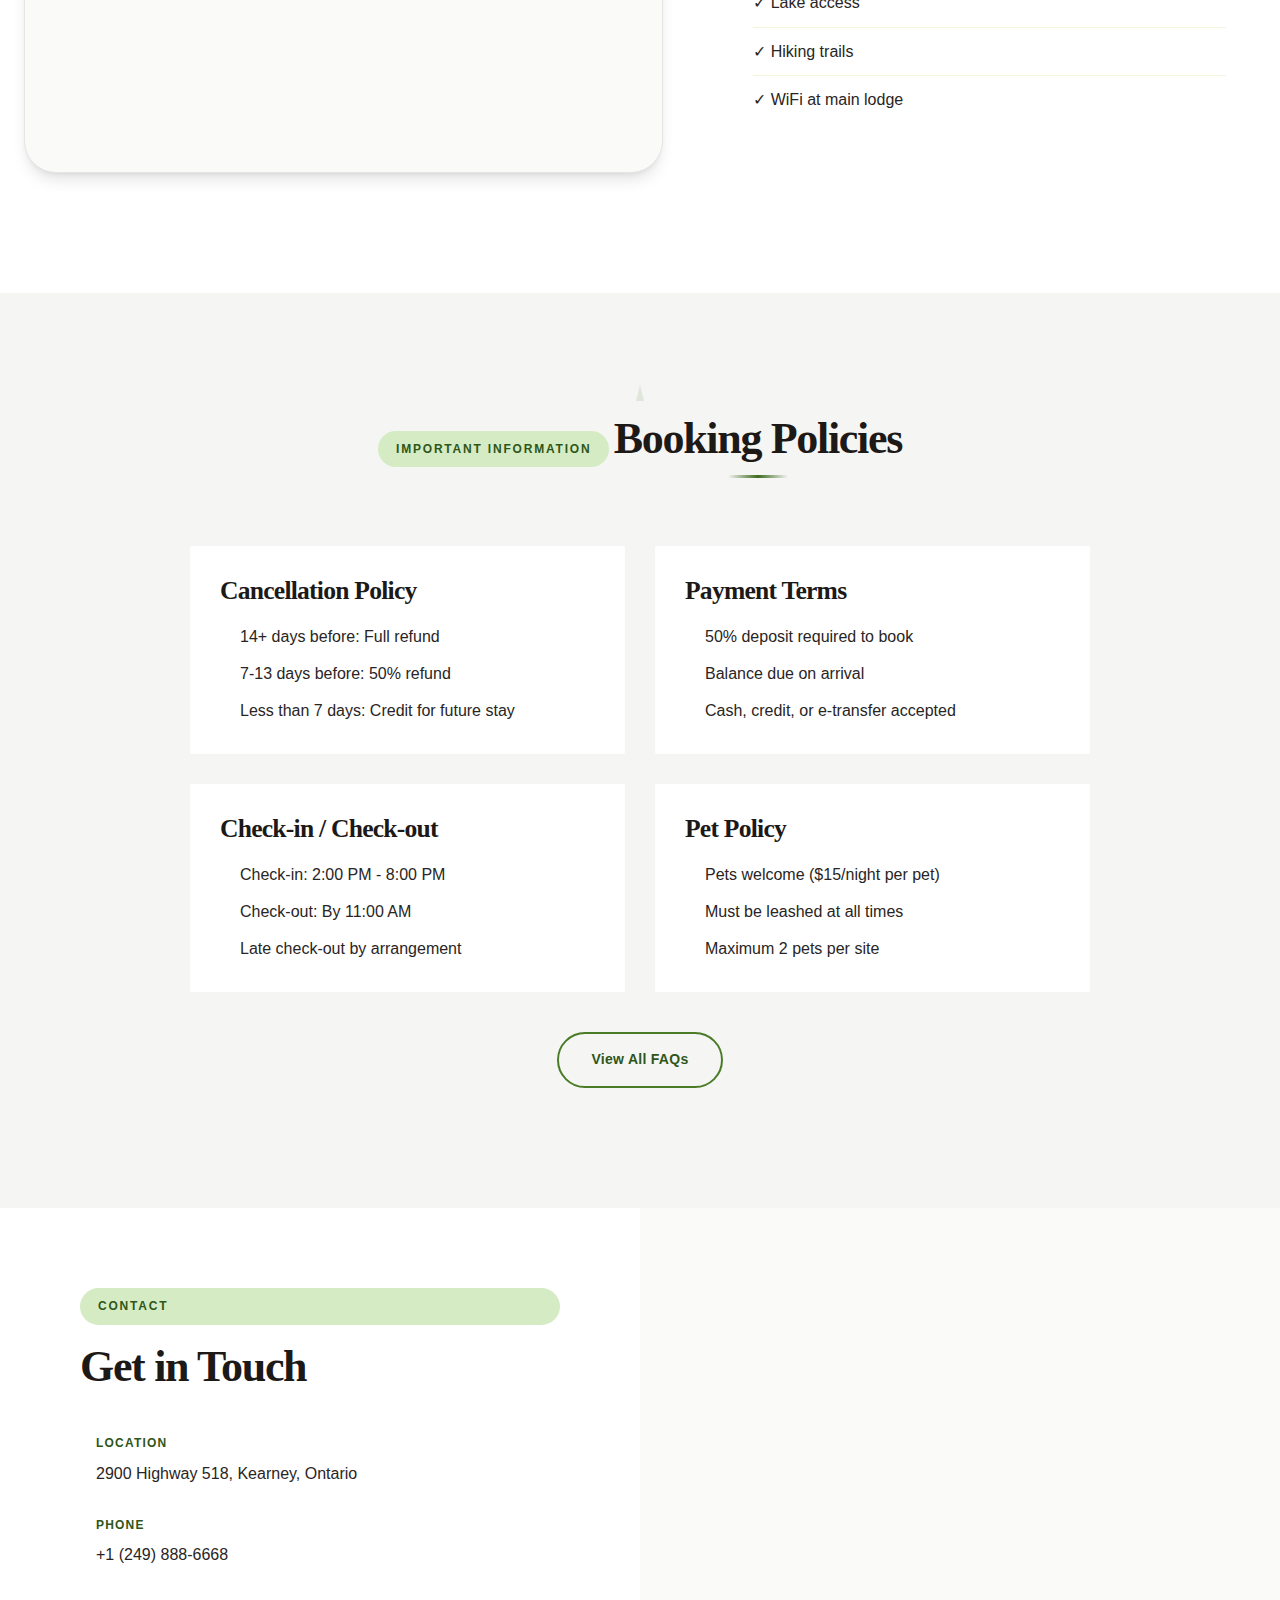
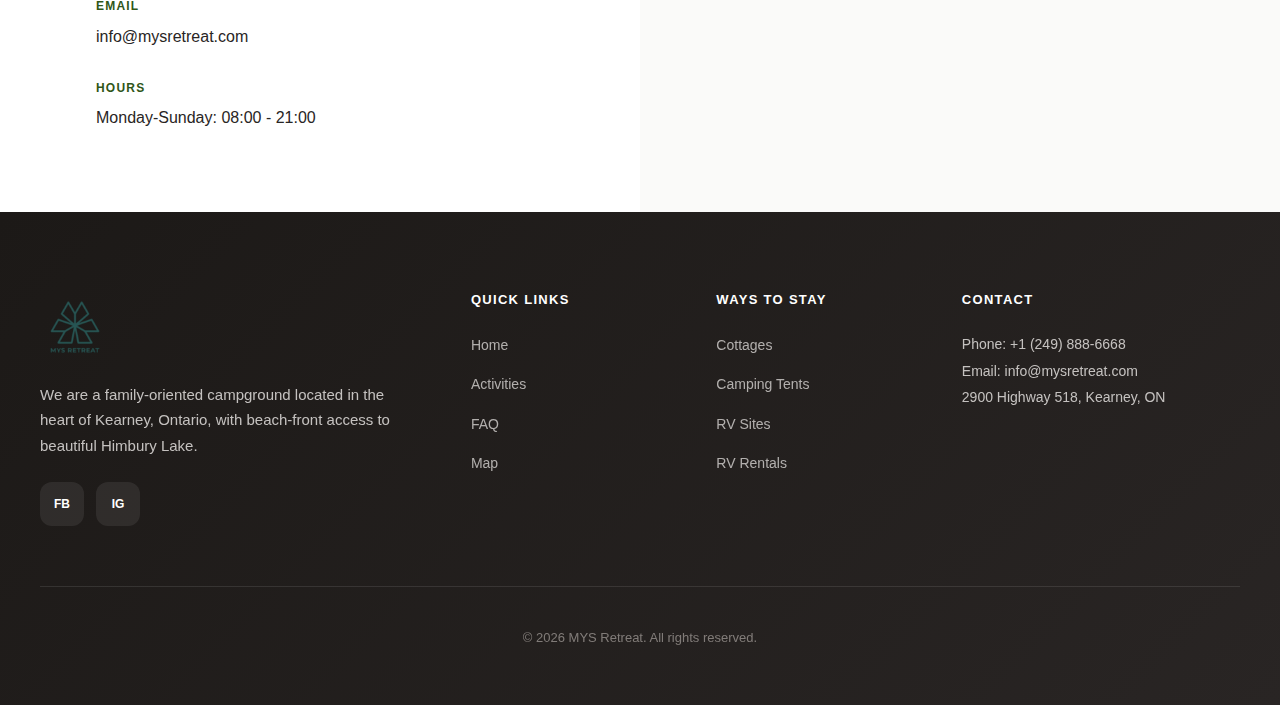
<file: booking.html>
<!DOCTYPE html>
<html lang="en">
<head>
    <meta charset="UTF-8">
    <meta name="viewport" content="width=device-width, initial-scale=1.0">
    <title>Book Now | MYS Retreat - Camping Reservations in Kearney, Ontario</title>
    <meta name="description" content="Book your stay at MYS Retreat. Check availability for tent sites, RV sites, cottages, and RV rentals. Make your camping reservation online today.">
    
    <!-- Fonts -->
    <link rel="preconnect" href="https://fonts.googleapis.com">
    <link rel="preconnect" href="https://fonts.gstatic.com" crossorigin>
    <link href="https://fonts.googleapis.com/css2?family=Montserrat:wght@300;400;500;600;700&family=Playfair+Display:wght@400;500;600&display=swap" rel="stylesheet">
    
    <link rel="stylesheet" href="styles.css">
    <link rel="icon" type="image/png" href="images/logo.png">
</head>
<body>
    <!-- 2026 Season Banner -->
    <div class="season-banner" id="seasonBanner">
        <div class="season-banner-content">
            🎉 <strong>2026 Season Opening Soon!</strong> Book your summer getaway now • Reservations filling fast
            <a href="booking.html" class="dm-btn dm-btn-light" style="padding: 8px 20px; font-size: 12px;">Book Now</a>
        </div>
        <button class="season-banner-close" id="closeBanner">×</button>
    </div>

    <!-- Header -->
    <header class="dmHeader" id="dmHeader">
        <div class="header-inner">
            <div class="logo">
                <a href="index.html"><img src="images/logo.png" alt="MYS Retreat" class="logo-img"></a>
            </div>
            <nav class="main-nav" id="mainNav">
                <ul class="nav-container">
                    <li><a href="index.html" class="nav-link">Home</a></li>
                    <li><a href="activities.html" class="nav-link">Activities</a></li>
                    <li><a href="faq.html" class="nav-link">FAQ</a></li>
                    <li><a href="map.html" class="nav-link">Map</a></li>
                    <li><a href="booking.html" class="nav-link nav-cta">Book Now</a></li>
                </ul>
            </nav>
            <button class="nav-toggle" id="navToggle" aria-label="Toggle navigation">
                <span></span>
                <span></span>
                <span></span>
            </button>
        </div>
    </header>

    <!-- Page Header -->
    <section class="page-header">
        <div class="page-header-content">
            <span class="section-label" style="color: var(--color-beige);">Reservations</span>
            <h1>Book Your Stay</h1>
            <p>Secure your spot in paradise. Check availability and reserve your perfect campsite today.</p>
        </div>
    </section>

    <!-- Booking Section -->
    <section class="booking-section">
        <div class="container">
            <div class="booking-container">
                
                <!-- Booking Form -->
                <div class="booking-form-wrapper">
                    <form id="bookingForm" class="booking-form">
                        <h3 style="font-family: var(--font-heading); font-size: 1.5rem; margin-bottom: 30px;">Reservation Details</h3>
                        
                        <!-- Dates -->
                        <div class="form-row">
                            <div class="form-group">
                                <label class="form-label">Check-in Date *</label>
                                <div class="date-picker-wrapper">
                                    <input type="date" name="checkin" class="form-input" required>
                                </div>
                            </div>
                            
                            <div class="form-group">
                                <label class="form-label">Check-out Date *</label>
                                <div class="date-picker-wrapper">
                                    <input type="date" name="checkout" class="form-input" required>
                                </div>
                            </div>
                        </div>

                        <!-- Guests & Accommodation -->
                        <div class="form-row">
                            <div class="form-group">
                                <label class="form-label">Number of Guests *</label>
                                <select name="guests" class="form-select" required>
                                    <option value="">Select guests</option>
                                    <option value="1">1 Guest</option>
                                    <option value="2">2 Guests</option>
                                    <option value="3">3 Guests</option>
                                    <option value="4">4 Guests</option>
                                    <option value="5">5 Guests</option>
                                    <option value="6">6+ Guests</option>
                                </select>
                            </div>
                            
                            <div class="form-group">
                                <label class="form-label">Accommodation Type *</label>
                                <select name="accommodation" class="form-select" required>
                                    <option value="">Select type</option>
                                    <option value="tent">Tent Site</option>
                                    <option value="rv">RV Site</option>
                                    <option value="cottage">Cottage</option>
                                    <option value="rv-rental">RV Rental</option>
                                </select>
                            </div>
                        </div>

                        <h3 style="font-family: var(--font-heading); font-size: 1.5rem; margin: 40px 0 30px;">Contact Information</h3>

                        <!-- Name -->
                        <div class="form-row">
                            <div class="form-group">
                                <label class="form-label">First Name *</label>
                                <input type="text" name="firstname" class="form-input" placeholder="Your first name" required>
                            </div>
                            
                            <div class="form-group">
                                <label class="form-label">Last Name *</label>
                                <input type="text" name="lastname" class="form-input" placeholder="Your last name" required>
                            </div>
                        </div>

                        <!-- Contact -->
                        <div class="form-row">
                            <div class="form-group">
                                <label class="form-label">Email *</label>
                                <input type="email" name="email" class="form-input" placeholder="your@email.com" required>
                            </div>
                            
                            <div class="form-group">
                                <label class="form-label">Phone *</label>
                                <input type="tel" name="phone" class="form-input" placeholder="(249) 888-6668" required>
                            </div>
                        </div>

                        <!-- Special Requests -->
                        <div class="form-group full-width">
                            <label class="form-label">Special Requests</label>
                            <textarea name="requests" class="form-textarea" placeholder="Any special requirements, questions, or requests..."></textarea>
                        </div>

                        <!-- Submit -->
                        <div class="form-group full-width" style="text-align: center; margin-top: 30px; margin-bottom: 0;">
                            <button type="submit" class="dm-btn dm-btn-dark" style="min-width: 250px;">Request Booking</button>
                            <p style="margin-top: 16px; font-size: 14px; color: var(--color-primary); opacity: 0.7;">We'll confirm your reservation within 24 hours.</p>
                        </div>

                    </form>
                </div>

                <!-- Booking Info -->
                <div class="booking-info">

                    <!-- Quick Contact -->
                    <div class="booking-info-card">
                        <h4>Need Help?</h4>
                        <p style="color: white; margin-bottom: 16px;">Have questions about your reservation? Call us directly!</p>
                        <a href="tel:+12498886668" style="color: var(--color-beige); font-size: 1.25rem; font-weight: 600;">+1 (249) 888-6668</a>
                        <p style="margin-top: 12px; font-size: 14px; opacity: 0.8;">Mon-Sun: 8:00 AM - 9:00 PM</p>
                    </div>

                    <!-- Pricing -->
                    <div style="background: white; padding: 30px; border-radius: 2px; margin-bottom: 30px;">
                        <h4 style="font-family: var(--font-heading); font-size: 1.25rem; margin-bottom: 20px;">2026 Rates</h4>
                        
                        <div class="price-list">
                            <div class="price-item">
                                <span>Tent Sites</span>
                                <span class="price">from $45/night</span>
                            </div>
                            <div class="price-item">
                                <span>RV Sites</span>
                                <span class="price">from $65/night</span>
                            </div>
                            <div class="price-item">
                                <span>Cottages</span>
                                <span class="price">from $125/night</span>
                            </div>
                            <div class="price-item">
                                <span>RV Rentals</span>
                                <span class="price">from $95/night</span>
                            </div>
                        </div>

                        <p style="margin-top: 20px; font-size: 13px; color: var(--color-primary); opacity: 0.7;">* Prices vary by season. HST not included. Minimum stay requirements may apply on weekends and holidays.</p>
                    </div>

                    <!-- What's Included -->
                    <div style="background: white; padding: 30px; border-radius: 2px;">
                        <h4 style="font-family: var(--font-heading); font-size: 1.25rem; margin-bottom: 20px;">What's Included</h4>
                        
                        <ul style="list-style: none; padding: 0;">
                            <li style="padding: 10px 0; border-bottom: 1px solid var(--color-cream);">✓ Fire pit with grill grate</li>
                            <li style="padding: 10px 0; border-bottom: 1px solid var(--color-cream);">✓ Picnic table</li>
                            <li style="padding: 10px 0; border-bottom: 1px solid var(--color-cream);">✓ Access to washrooms & showers</li>
                            <li style="padding: 10px 0; border-bottom: 1px solid var(--color-cream);">✓ Lake access</li>
                            <li style="padding: 10px 0; border-bottom: 1px solid var(--color-cream);">✓ Hiking trails</li>
                            <li style="padding: 10px 0;">✓ WiFi at main lodge</li>
                        </ul>
                    </div>

                </div>

            </div>
        </div>
    </section>

    <!-- Policies Section -->
    <section class="content-section alt">
        <div class="container">
            <div class="section-header">
                <span class="section-label">Important Information</span>
                <h2 class="section-title">Booking Policies</h2>
            </div>

            <div style="display: grid; grid-template-columns: repeat(2, 1fr); gap: 30px; max-width: 900px; margin: 0 auto;">
                
                <div style="background: white; padding: 30px; border-radius: 2px;">
                    <h4 style="font-family: var(--font-heading); margin-bottom: 16px;">Cancellation Policy</h4>
                    <ul style="padding-left: 20px;">
                        <li style="margin-bottom: 10px;">14+ days before: Full refund</li>
                        <li style="margin-bottom: 10px;">7-13 days before: 50% refund</li>
                        <li>Less than 7 days: Credit for future stay</li>
                    </ul>
                </div>

                <div style="background: white; padding: 30px; border-radius: 2px;">
                    <h4 style="font-family: var(--font-heading); margin-bottom: 16px;">Payment Terms</h4>
                    <ul style="padding-left: 20px;">
                        <li style="margin-bottom: 10px;">50% deposit required to book</li>
                        <li style="margin-bottom: 10px;">Balance due on arrival</li>
                        <li>Cash, credit, or e-transfer accepted</li>
                    </ul>
                </div>

                <div style="background: white; padding: 30px; border-radius: 2px;">
                    <h4 style="font-family: var(--font-heading); margin-bottom: 16px;">Check-in / Check-out</h4>
                    <ul style="padding-left: 20px;">
                        <li style="margin-bottom: 10px;">Check-in: 2:00 PM - 8:00 PM</li>
                        <li style="margin-bottom: 10px;">Check-out: By 11:00 AM</li>
                        <li>Late check-out by arrangement</li>
                    </ul>
                </div>

                <div style="background: white; padding: 30px; border-radius: 2px;">
                    <h4 style="font-family: var(--font-heading); margin-bottom: 16px;">Pet Policy</h4>
                    <ul style="padding-left: 20px;">
                        <li style="margin-bottom: 10px;">Pets welcome ($15/night per pet)</li>
                        <li style="margin-bottom: 10px;">Must be leashed at all times</li>
                        <li>Maximum 2 pets per site</li>
                    </ul>
                </div>

            </div>

            <div style="text-align: center; margin-top: 40px;">
                <a href="faq.html" class="dm-btn dm-btn-outline">View All FAQs</a>
            </div>

        </div>
    </section>

    <!-- Contact Section -->
    <section class="content-section contact-section" id="contact">
        <div class="contact-container">
            <div class="contact-info">
                <span class="section-label">Contact</span>
                <h2 class="section-title">Get in Touch</h2>
                
                <div class="contact-details">
                    <div class="contact-item">
                        <i class="icon-location"></i>
                        <div class="contact-text">
                            <span class="contact-label">Location</span>
                            <p>2900 Highway 518, Kearney, Ontario</p>
                        </div>
                    </div>
                    
                    <div class="contact-item">
                        <i class="icon-phone"></i>
                        <div class="contact-text">
                            <span class="contact-label">Phone</span>
                            <p><a href="tel:+12498886668">+1 (249) 888-6668</a></p>
                        </div>
                    </div>
                    
                    <div class="contact-item">
                        <i class="icon-email"></i>
                        <div class="contact-text">
                            <span class="contact-label">Email</span>
                            <p><a href="mailto:info@mysretreat.com">info@mysretreat.com</a></p>
                        </div>
                    </div>
                    
                    <div class="contact-item">
                        <i class="icon-hours"></i>
                        <div class="contact-text">
                            <span class="contact-label">Hours</span>
                            <p>Monday-Sunday: 08:00 - 21:00</p>
                        </div>
                    </div>
                </div>
            </div>
            
            <div class="contact-map">
                <iframe 
                    src="https://maps.google.com/maps?q=2900%20Highway%20518%2C%20Kearney%2C%20Ontario&t=m&z=11&output=embed&iwloc=near"
                    title="MYS Retreat Location"
                    aria-label="MYS Retreat Location"
                    loading="lazy">
                </iframe>
            </div>
        </div>
    </section>

    <!-- Footer -->
    <footer class="dmFooter">
        <div class="footer-container">
            <div class="footer-grid">
                <div class="footer-col footer-brand">
                    <img src="images/logo.png" alt="MYS Retreat" class="footer-logo">
                    <p>We are a family-oriented campground located in the heart of Kearney, Ontario, with beach-front access to beautiful Himbury Lake.</p>
                    <div class="social-links">
                        <a href="#" aria-label="Facebook" class="social-link">FB</a>
                        <a href="#" aria-label="Instagram" class="social-link">IG</a>
                    </div>
                </div>
                
                <div class="footer-col">
                    <h4>Quick Links</h4>
                    <ul class="footer-links">
                        <li><a href="index.html">Home</a></li>
                        <li><a href="activities.html">Activities</a></li>
                        <li><a href="faq.html">FAQ</a></li>
                        <li><a href="map.html">Map</a></li>
                    </ul>
                </div>
                
                <div class="footer-col">
                    <h4>Ways to Stay</h4>
                    <ul class="footer-links">
                        <li><a href="booking.html">Cottages</a></li>
                        <li><a href="booking.html">Camping Tents</a></li>
                        <li><a href="booking.html">RV Sites</a></li>
                        <li><a href="booking.html">RV Rentals</a></li>
                    </ul>
                </div>
                
                <div class="footer-col footer-contact">
                    <h4>Contact</h4>
                    <p>Phone: +1 (249) 888-6668<br>
                    Email: info@mysretreat.com<br>
                    2900 Highway 518, Kearney, ON</p>
                </div>
            </div>
            
            <div class="footer-bottom">
                <p>&copy; 2026 MYS Retreat. All rights reserved.</p>
            </div>
        </div>
    </footer>

    <script src="script.js"></script>
</body>
</html>
</file>
<file: styles.css>
/* ========================================
   MYS RETREAT v3 - Creative Redesign
   ======================================== */

:root {
    /* Forest & Nature Color Palette - Earthy Greens and Browns (Darker) */
    --color-forest-900: #0D1F04;
    --color-forest-800: #1A3308;
    --color-forest-700: #254512;
    --color-forest-600: #2F5618;
    --color-forest-500: #3D6B1F;
    --color-forest-400: #4A7C28;
    --color-forest-300: #5A8F35;
    --color-forest-200: #7AAF55;
    --color-forest-100: #9BC77A;
    --color-forest-50: #D4EBC4;
    
    /* Moss Greens (Darker) */
    --color-moss-700: #1B2F1E;
    --color-moss-600: #243D27;
    --color-moss-500: #2F5233;
    --color-moss-400: #3D6B42;
    --color-moss-300: #4A7C59;
    --color-moss-200: #6B9B7A;
    --color-moss-100: #8CBA9A;
    --color-moss-50: #B0D4BA;
    
    /* Sage Accents */
    --color-sage-600: #5E7A58;
    --color-sage-500: #87A878;
    --color-sage-400: #A3C294;
    --color-sage-300: #BFDBB0;
    --color-sage-100: #E8F5E0;
    --color-sage-50: #F5FBF2;
    
    /* Earth Tones - Browns and Creams */
    --color-earth-800: #4A3728;
    --color-earth-700: #5C4033;
    --color-earth-600: #6B4E3D;
    --color-earth-500: #8B7355;
    --color-earth-400: #A68B6A;
    --color-earth-300: #C4B090;
    --color-earth-200: #D9C8A8;
    --color-earth-100: #EDE4D0;
    --color-earth-50: #FAF6ED;
    
    /* Cream and Beige */
    --color-cream: #F5F5DC;
    --color-cream-dark: #E8E4C9;
    --color-beige: #E8DCC4;
    --color-beige-light: #F2EBD9;
    --color-warm-white: #FDFCF8;
    
    /* Neutral Colors - Warmer grays */
    --color-stone-900: #1C1917;
    --color-stone-800: #292524;
    --color-stone-700: #44403C;
    --color-stone-600: #57534E;
    --color-stone-500: #78716C;
    --color-stone-400: #A8A29E;
    --color-stone-300: #D6D3D1;
    --color-stone-200: #E7E5E4;
    --color-stone-100: #F5F5F4;
    --color-stone-50: #FAFAF9;
    
    /* Semantic Colors - Updated for Nature Theme */
    --color-primary: var(--color-forest-600);
    --color-primary-dark: var(--color-forest-800);
    --color-primary-light: var(--color-forest-400);
    --color-secondary: var(--color-moss-500);
    --color-accent: var(--color-earth-500);
    --color-background: var(--color-stone-50);
    --color-surface: #FFFFFF;
    --color-text: var(--color-stone-800);
    --color-text-muted: var(--color-stone-600);
    --color-text-light: var(--color-stone-500);
    --color-border: var(--color-stone-200);
    
    /* Typography - Inter + Merriweather */
    --font-heading: 'Merriweather', Georgia, serif;
    --font-body: 'Inter', -apple-system, BlinkMacSystemFont, 'Segoe UI', Roboto, sans-serif;
    
    /* Spacing */
    --section-padding: 120px;
    --container-max: 1280px;
    --header-height: 80px;
    
    /* Transitions */
    --transition-fast: 150ms cubic-bezier(0.4, 0, 0.2, 1);
    --transition-base: 300ms cubic-bezier(0.4, 0, 0.2, 1);
    --transition-slow: 500ms cubic-bezier(0.4, 0, 0.2, 1);
    --transition-bounce: 600ms cubic-bezier(0.68, -0.55, 0.265, 1.55);
    
    /* Shadows - Warmer, nature-inspired */
    --shadow-sm: 0 1px 2px 0 rgb(0 0 0 / 0.05);
    --shadow-base: 0 1px 3px 0 rgb(0 0 0 / 0.1), 0 1px 2px -1px rgb(0 0 0 / 0.1);
    --shadow-md: 0 4px 6px -1px rgb(0 0 0 / 0.1), 0 2px 4px -2px rgb(0 0 0 / 0.1);
    --shadow-lg: 0 10px 15px -3px rgb(0 0 0 / 0.1), 0 4px 6px -4px rgb(0 0 0 / 0.1);
    --shadow-xl: 0 20px 25px -5px rgb(0 0 0 / 0.1), 0 8px 10px -6px rgb(0 0 0 / 0.1);
    --shadow-forest: 0 10px 40px -10px rgba(45, 80, 22, 0.4);
    --shadow-moss: 0 10px 40px -10px rgba(74, 124, 89, 0.35);
    
    /* Border Radius - Organic Shapes */
    --radius-sm: 6px;
    --radius-md: 12px;
    --radius-lg: 20px;
    --radius-xl: 32px;
    --radius-2xl: 48px;
    --radius-full: 9999px;
    --radius-blob: 60% 40% 30% 70% / 60% 30% 70% 40%;
}

/* ========================================
   CSS Reset & Base Styles
   ======================================== */
*, *::before, *::after {
    box-sizing: border-box;
    margin: 0;
    padding: 0;
}

html {
    scroll-behavior: smooth;
    font-size: 16px;
    -webkit-font-smoothing: antialiased;
    -moz-osx-font-smoothing: grayscale;
}

body {
    font-family: var(--font-body);
    font-weight: 400;
    line-height: 1.7;
    color: var(--color-text);
    background-color: var(--color-background);
    overflow-x: hidden;
}

img {
    max-width: 100%;
    height: auto;
    display: block;
}

a {
    text-decoration: none;
    color: inherit;
    transition: color var(--transition-fast);
}

ul {
    list-style: none;
}

button {
    font-family: inherit;
    cursor: pointer;
    border: none;
    background: none;
}

/* ========================================
   CUSTOM ANIMATIONS
   ======================================== */
@keyframes fadeInUp {
    from {
        opacity: 0;
        transform: translateY(40px);
    }
    to {
        opacity: 1;
        transform: translateY(0);
    }
}

@keyframes fadeInDown {
    from {
        opacity: 0;
        transform: translateY(-40px);
    }
    to {
        opacity: 1;
        transform: translateY(0);
    }
}

@keyframes fadeInLeft {
    from {
        opacity: 0;
        transform: translateX(-40px);
    }
    to {
        opacity: 1;
        transform: translateX(0);
    }
}

@keyframes fadeInRight {
    from {
        opacity: 0;
        transform: translateX(40px);
    }
    to {
        opacity: 1;
        transform: translateX(0);
    }
}

@keyframes fadeIn {
    from { opacity: 0; }
    to { opacity: 1; }
}

@keyframes scaleIn {
    from {
        opacity: 0;
        transform: scale(0.9);
    }
    to {
        opacity: 1;
        transform: scale(1);
    }
}

@keyframes float {
    0%, 100% { transform: translateY(0px); }
    50% { transform: translateY(-10px); }
}

@keyframes pulse {
    0%, 100% { transform: scale(1); }
    50% { transform: scale(1.05); }
}

@keyframes shimmer {
    0% { background-position: -200% 0; }
    100% { background-position: 200% 0; }
}

@keyframes leaf-sway {
    0%, 100% { transform: rotate(-3deg); }
    50% { transform: rotate(3deg); }
}

@keyframes bounce {
    0%, 100% { transform: translateY(0); }
    50% { transform: translateY(-10px); }
}

@keyframes morph {
    0% { border-radius: 60% 40% 30% 70% / 60% 30% 70% 40%; }
    50% { border-radius: 30% 60% 70% 40% / 50% 60% 30% 60%; }
    100% { border-radius: 60% 40% 30% 70% / 60% 30% 70% 40%; }
}

@keyframes gradient-shift {
    0% { background-position: 0% 50%; }
    50% { background-position: 100% 50%; }
    100% { background-position: 0% 50%; }
}

/* Animation Classes */
.animate-fadeInUp {
    animation: fadeInUp 0.8s ease forwards;
}

.animate-fadeInDown {
    animation: fadeInDown 0.8s ease forwards;
}

.animate-fadeInLeft {
    animation: fadeInLeft 0.8s ease forwards;
}

.animate-fadeInRight {
    animation: fadeInRight 0.8s ease forwards;
}

.animate-fadeIn {
    animation: fadeIn 0.6s ease forwards;
}

.animate-scaleIn {
    animation: scaleIn 0.6s ease forwards;
}

.animate-float {
    animation: float 3s ease-in-out infinite;
}

.animate-pulse {
    animation: pulse 2s ease-in-out infinite;
}

.animate-morph {
    animation: morph 8s ease-in-out infinite;
}

/* Stagger Animation Delays */
.stagger-1 { animation-delay: 0.1s; }
.stagger-2 { animation-delay: 0.2s; }
.stagger-3 { animation-delay: 0.3s; }
.stagger-4 { animation-delay: 0.4s; }
.stagger-5 { animation-delay: 0.5s; }
.stagger-6 { animation-delay: 0.6s; }

/* Scroll reveal - initially hidden */
.reveal {
    opacity: 0;
    transform: translateY(30px);
    transition: opacity 0.6s ease, transform 0.6s ease;
}

.reveal.active {
    opacity: 1;
    transform: translateY(0);
}

/* ========================================
   ORGANIC SHAPES & DECORATIVE ELEMENTS
   ======================================== */
.organic-shape {
    border-radius: var(--radius-blob);
    animation: morph 8s ease-in-out infinite;
}

.organic-shape-reverse {
    border-radius: 30% 70% 70% 30% / 30% 30% 70% 70%;
    animation: morph 8s ease-in-out infinite reverse;
}

.organic-shape-slow {
    border-radius: var(--radius-blob);
    animation: morph 15s ease-in-out infinite;
}

/* Nature decorative elements */
.leaf-decoration {
    position: absolute;
    opacity: 0.1;
    pointer-events: none;
    animation: leaf-sway 4s ease-in-out infinite;
}

/* Organic Section Dividers */
.divider-angled {
    position: relative;
}

.divider-angled::after {
    content: '';
    position: absolute;
    bottom: 0;
    left: 0;
    right: 0;
    height: 100px;
    background: inherit;
    clip-path: polygon(0 100%, 100% 100%, 100% 0);
}

.divider-curved {
    position: relative;
}

.divider-curved::after {
    content: '';
    position: absolute;
    bottom: -1px;
    left: 0;
    right: 0;
    height: 80px;
    background: inherit;
    clip-path: ellipse(60% 100% at 50% 100%);
}

.divider-wave {
    position: relative;
}

.divider-wave::after {
    content: '';
    position: absolute;
    bottom: -1px;
    left: 0;
    right: 0;
    height: 100px;
    background-image: url("data:image/svg+xml,%3Csvg xmlns='http://www.w3.org/2000/svg' viewBox='0 0 1440 100'%3E%3Cpath fill='%23FDFCF8' fill-opacity='1' d='M0,64L80,69.3C160,75,320,85,480,80C640,75,800,53,960,48C1120,43,1280,53,1360,58.7L1440,64L1440,100L1360,100C1280,100,1120,100,960,100C800,100,640,100,480,100C320,100,160,100,80,100L0,100Z'%3E%3C/path%3E%3C/svg%3E");
    background-size: cover;
    background-position: bottom;
}

/* Gradient Overlays */
.image-overlay-dark {
    position: absolute;
    inset: 0;
    background: linear-gradient(to top, rgba(0,0,0,0.8) 0%, rgba(0,0,0,0.4) 50%, rgba(0,0,0,0.1) 100%);
    z-index: 1;
}

.image-overlay-gradient {
    position: absolute;
    inset: 0;
    background: linear-gradient(135deg, rgba(26, 51, 8, 0.85) 0%, rgba(45, 80, 22, 0.65) 50%, rgba(61, 107, 31, 0.5) 100%);
    z-index: 1;
}

/* ========================================
   TYPOGRAPHY - Enhanced Hierarchy
   ======================================== */
h1, h2, h3, h4, h5, h6 {
    font-family: var(--font-heading);
    font-weight: 700;
    line-height: 1.2;
    color: var(--color-stone-900);
    letter-spacing: -0.03em;
}

h1 { 
    font-size: clamp(2.5rem, 6vw, 5rem);
    line-height: 1.1;
}

h2 { 
    font-size: clamp(2rem, 4.5vw, 3.5rem);
    line-height: 1.15;
}

h3 { 
    font-size: clamp(1.5rem, 3vw, 2.25rem);
}

h4 { 
    font-size: clamp(1.25rem, 2vw, 1.75rem);
}

p {
    margin-bottom: 1rem;
}

/* Text Shadow for Readability on Images */
.text-shadow {
    text-shadow: 0 2px 20px rgba(0,0,0,0.6), 0 4px 40px rgba(0,0,0,0.4);
}

.text-shadow-strong {
    text-shadow: 0 2px 10px rgba(0,0,0,0.7), 0 4px 20px rgba(0,0,0,0.5);
}

/* Container */
.container {
    max-width: var(--container-max);
    margin: 0 auto;
    padding: 0 24px;
}

.container-narrow {
    max-width: 900px;
    margin: 0 auto;
    padding: 0 24px;
}

/* ========================================
   2026 Season Banner - Forest Theme
   ======================================== */
.season-banner {
    position: fixed;
    top: 0;
    left: 0;
    right: 0;
    background: linear-gradient(135deg, rgba(29, 69, 18, 0.95) 0%, rgba(47, 86, 24, 0.95) 50%, rgba(36, 61, 39, 0.95) 100%), 
                url('https://images.unsplash.com/photo-1441974231531-c6227db76b6e?w=1200&q=80') center/cover;
    color: white;
    padding: 14px 20px;
    text-align: center;
    z-index: 2000;
    font-size: 14px;
    font-weight: 500;
    letter-spacing: 0.02em;
    transform: translateY(-100%);
    transition: transform var(--transition-base);
    box-shadow: var(--shadow-md);
}

.season-banner::before {
    content: '';
    position: absolute;
    inset: 0;
    background: url('https://images.unsplash.com/photo-1518495973542-4542c06a5843?w=400&q=80') center/cover;
    opacity: 0.15;
    mix-blend-mode: overlay;
}

.season-banner.show {
    transform: translateY(0);
}

.season-banner-content {
    display: flex;
    align-items: center;
    justify-content: center;
    gap: 20px;
    flex-wrap: wrap;
    position: relative;
    z-index: 1;
}

/* CRITICAL FIX: White text on banner */
.season-banner-content strong {
    font-weight: 600;
    color: white;
}

/* CRITICAL FIX: White icon on green background */
.season-banner-content i,
.season-banner-content svg {
    color: white !important;
}

.season-banner-close {
    position: absolute;
    right: 20px;
    top: 50%;
    transform: translateY(-50%);
    background: rgba(255,255,255,0.15);
    border: none;
    color: white;
    font-size: 20px;
    cursor: pointer;
    width: 32px;
    height: 32px;
    display: flex;
    align-items: center;
    justify-content: center;
    border-radius: var(--radius-full);
    transition: all var(--transition-fast);
}

.season-banner-close:hover {
    background: rgba(255,255,255,0.25);
    transform: translateY(-50%) rotate(90deg);
}

/* ========================================
   Header / Navigation
   ======================================== */
.dmHeader {
    position: fixed;
    top: 0;
    left: 0;
    right: 0;
    z-index: 1000;
    background: rgba(255, 255, 255, 0.95);
    backdrop-filter: blur(20px);
    -webkit-backdrop-filter: blur(20px);
    padding: 20px 40px;
    transition: all var(--transition-base);
    border-bottom: 1px solid transparent;
}

.dmHeader.scrolled {
    border-bottom-color: var(--color-border);
    box-shadow: var(--shadow-sm);
}

.dmHeader.with-banner {
    top: 50px;
}

.header-inner {
    max-width: var(--container-max);
    margin: 0 auto;
    display: flex;
    align-items: center;
    justify-content: space-between;
}

.logo-img {
    height: 56px;
    width: auto;
    transition: height var(--transition-base);
    display: block;
    vertical-align: middle;
}

.logo {
    display: flex;
    align-items: center;
}

.main-nav {
    display: flex;
    align-items: center;
}

.nav-container {
    display: flex;
    gap: 8px;
    align-items: center;
}

.nav-link {
    font-family: var(--font-body);
    font-size: 14px;
    font-weight: 500;
    color: var(--color-stone-700);
    position: relative;
    padding: 10px 16px;
    border-radius: var(--radius-full);
    transition: all var(--transition-fast);
}

.nav-link:hover {
    color: var(--color-forest-600);
    background: var(--color-forest-50);
}

.nav-link.active {
    color: var(--color-forest-700);
    background: var(--color-forest-100);
}

/* Creative CTA Button - Not just a rectangle */
.nav-cta {
    background: linear-gradient(135deg, var(--color-forest-500) 0%, var(--color-forest-600) 100%);
    background-size: 200% 200%;
    animation: gradient-shift 5s ease infinite;
    color: white !important;
    padding: 12px 28px;
    border-radius: var(--radius-full);
    font-weight: 600;
    box-shadow: var(--shadow-forest);
    margin-left: 8px;
    position: relative;
    overflow: hidden;
}

.nav-cta::before {
    content: '';
    position: absolute;
    inset: 0;
    background: linear-gradient(135deg, rgba(255,255,255,0.2) 0%, transparent 100%);
    opacity: 0;
    transition: opacity var(--transition-fast);
}

.nav-cta:hover {
    transform: translateY(-2px) scale(1.02);
    box-shadow: 0 14px 28px -8px rgba(45, 80, 22, 0.5);
}

.nav-cta:hover::before {
    opacity: 1;
}

.nav-toggle {
    display: none;
    flex-direction: column;
    gap: 5px;
    padding: 10px;
    z-index: 1001;
    background: var(--color-forest-50);
    border-radius: var(--radius-md);
}

.nav-toggle span {
    display: block;
    width: 24px;
    height: 2px;
    background-color: var(--color-forest-600);
    transition: all var(--transition-fast);
    border-radius: 2px;
}

/* ========================================
   BUTTONS - Creative Styles
   ======================================== */
.dm-btn {
    display: inline-flex;
    align-items: center;
    justify-content: center;
    gap: 8px;
    padding: 14px 32px;
    font-family: var(--font-body);
    font-size: 14px;
    font-weight: 600;
    letter-spacing: 0.02em;
    border-radius: var(--radius-full);
    transition: all var(--transition-fast);
    cursor: pointer;
    border: 2px solid transparent;
    position: relative;
    overflow: hidden;
}

.dm-btn::before {
    content: '';
    position: absolute;
    inset: 0;
    background: linear-gradient(135deg, transparent 0%, rgba(255,255,255,0.2) 100%);
    opacity: 0;
    transition: opacity var(--transition-fast);
}

.dm-btn:hover::before {
    opacity: 1;
}

.dm-btn:hover {
    transform: translateY(-3px) scale(1.02);
}

.dm-btn-light {
    background: white;
    color: var(--color-forest-700);
    border-color: white;
    box-shadow: 0 4px 15px rgba(0,0,0,0.15);
}

.dm-btn-light:hover {
    box-shadow: 0 8px 25px rgba(0,0,0,0.2);
}

.dm-btn-outline {
    background: transparent;
    color: var(--color-forest-600);
    border-color: var(--color-forest-400);
}

.dm-btn-outline:hover {
    background: var(--color-forest-50);
    border-color: var(--color-forest-600);
}

/* CRITICAL FIX: Outline button on dark backgrounds - WHITE text */
.dm-btn-outline-light {
    background: transparent;
    color: white !important;
    border-color: rgba(255,255,255,0.8);
    text-shadow: 0 2px 4px rgba(0,0,0,0.3);
}

.dm-btn-outline-light:hover {
    background: rgba(255,255,255,0.15);
    border-color: white;
}

.dm-btn-dark {
    background: linear-gradient(135deg, var(--color-stone-800) 0%, var(--color-stone-900) 100%);
    color: white;
    box-shadow: var(--shadow-md);
}

.dm-btn-dark:hover {
    box-shadow: var(--shadow-lg);
}

.dm-btn-primary {
    background: linear-gradient(135deg, var(--color-forest-500) 0%, var(--color-forest-600) 100%);
    background-size: 200% 200%;
    animation: gradient-shift 5s ease infinite;
    color: white;
    box-shadow: var(--shadow-forest);
}

.dm-btn-primary:hover {
    box-shadow: 0 14px 28px -8px rgba(45, 80, 22, 0.5);
}

/* Organic Blob Button */
.dm-btn-blob {
    border-radius: var(--radius-blob);
    animation: morph 4s ease-in-out infinite;
    padding: 16px 40px;
}

/* Link Arrow */
.link-arrow {
    display: inline-flex;
    align-items: center;
    gap: 8px;
    font-size: 14px;
    font-weight: 600;
    color: var(--color-forest-600);
    position: relative;
    transition: all var(--transition-fast);
}

.link-arrow svg {
    width: 18px;
    height: 18px;
    transition: transform var(--transition-fast);
}

.link-arrow:hover svg {
    transform: translateX(4px);
}

/* ========================================
   HERO SECTION - Enhanced
   ======================================== */
.hero-section {
    position: relative;
    min-height: 100vh;
    min-height: 100dvh;
    display: flex;
    align-items: center;
    justify-content: center;
    overflow: hidden;
    padding-top: var(--header-height);
}

.hero-section.with-banner {
    padding-top: calc(var(--header-height) + 50px);
}

.hero-background {
    position: absolute;
    top: 0;
    left: 0;
    width: 100%;
    height: 100%;
    z-index: -1;
}

.hero-img {
    width: 100%;
    height: 100%;
    object-fit: cover;
}

/* Enhanced overlay for better text readability */
.hero-overlay {
    position: absolute;
    top: 0;
    left: 0;
    width: 100%;
    height: 100%;
    background: linear-gradient(
        135deg,
        rgba(0, 0, 0, 0.75) 0%,
        rgba(0, 0, 0, 0.55) 40%,
        rgba(45, 80, 22, 0.4) 100%
    );
    z-index: 0;
}

/* Additional gradient overlay at bottom */
.hero-overlay::after {
    content: '';
    position: absolute;
    bottom: 0;
    left: 0;
    right: 0;
    height: 40%;
    background: linear-gradient(to top, rgba(0,0,0,0.6) 0%, transparent 100%);
}

.hero-content {
    text-align: center;
    max-width: 900px;
    padding: 40px;
    z-index: 1;
    animation: fadeInUp 1s ease forwards;
}

/* CRITICAL FIX: ALL text over images MUST be WHITE with text-shadow */
.hero-content h1,
.hero-content h2,
.hero-content h3,
.hero-content p,
.hero-content span {
    color: white;
}

.hero-subtitle {
    font-family: var(--font-body);
    font-size: 13px;
    font-weight: 600;
    text-transform: uppercase;
    letter-spacing: 0.25em;
    margin-bottom: 20px;
    color: white;
    text-shadow: 0 2px 10px rgba(0,0,0,0.5);
    animation: fadeInDown 0.8s ease 0.2s forwards;
    opacity: 0;
}

.hero-title {
    font-family: var(--font-heading);
    font-size: clamp(2.5rem, 6vw, 4.5rem);
    font-weight: 700;
    line-height: 1.1;
    margin-bottom: 24px;
    color: white;
    text-shadow: 0 4px 30px rgba(0, 0, 0, 0.6), 0 8px 60px rgba(0,0,0,0.4);
    animation: fadeInUp 0.8s ease 0.3s forwards;
    opacity: 0;
}

.hero-description {
    font-size: 18px;
    line-height: 1.8;
    max-width: 600px;
    margin: 0 auto 40px;
    font-weight: 400;
    color: rgba(255,255,255,0.95);
    text-shadow: 0 2px 15px rgba(0,0,0,0.5);
    animation: fadeInUp 0.8s ease 0.4s forwards;
    opacity: 0;
}

.hero-buttons {
    display: flex;
    gap: 16px;
    justify-content: center;
    flex-wrap: wrap;
    animation: fadeInUp 0.8s ease 0.5s forwards;
    opacity: 0;
}

.scroll-indicator {
    position: absolute;
    bottom: 40px;
    left: 50%;
    transform: translateX(-50%);
    display: flex;
    flex-direction: column;
    align-items: center;
    gap: 12px;
    color: white;
    opacity: 0.8;
    animation: bounce 2s infinite;
}

/* CRITICAL FIX: Scroll text is WHITE */
.scroll-text {
    font-size: 11px;
    text-transform: uppercase;
    letter-spacing: 0.2em;
    font-weight: 500;
    color: white;
    text-shadow: 0 2px 8px rgba(0,0,0,0.5);
}

.scroll-line {
    width: 1px;
    height: 50px;
    background: linear-gradient(to bottom, white, transparent);
}

/* ========================================
   PAGE HEADER (Inner Pages) - Enhanced
   ======================================== */
.page-header {
    position: relative;
    min-height: 60vh;
    display: flex;
    align-items: center;
    justify-content: center;
    background: linear-gradient(135deg, var(--color-forest-900) 0%, var(--color-forest-700) 100%);
    background-size: 200% 200%;
    animation: gradient-shift 15s ease infinite;
    padding: calc(var(--header-height) + 60px) 40px 80px;
    text-align: center;
    overflow: hidden;
    clip-path: ellipse(150% 100% at 50% 0%);
}

.page-header::before {
    content: '';
    position: absolute;
    inset: 0;
    background: url("data:image/svg+xml,%3Csvg width='100' height='100' viewBox='0 0 100 100' xmlns='http://www.w3.org/2000/svg'%3E%3Cpath d='M11 18c3.866 0 7-3.134 7-7s-3.134-7-7-7-7 3.134-7 7 3.134 7 7 7zm48 25c3.866 0 7-3.134 7-7s-3.134-7-7-7-7 3.134-7 7 3.134 7 7 7zm-43-7c1.657 0 3-1.343 3-3s-1.343-3-3-3-3 1.343-3 3 1.343 3 3 3zm63 31c1.657 0 3-1.343 3-3s-1.343-3-3-3-3 1.343-3 3 1.343 3 3 3zM34 90c1.657 0 3-1.343 3-3s-1.343-3-3-3-3 1.343-3 3 1.343 3 3 3zm56-76c1.657 0 3-1.343 3-3s-1.343-3-3-3-3 1.343-3 3 1.343 3 3 3zM12 86c2.21 0 4-1.79 4-4s-1.79-4-4-4-4 1.79-4 4 1.79 4 4 4zm28-65c2.21 0 4-1.79 4-4s-1.79-4-4-4-4 1.79-4 4 1.79 4 4 4zm23-11c2.76 0 5-2.24 5-5s-2.24-5-5-5-5 2.24-5 5 2.24 5 5 5zm-6 60c2.21 0 4-1.79 4-4s-1.79-4-4-4-4 1.79-4 4 1.79 4 4 4zm29 22c2.76 0 5-2.24 5-5s-2.24-5-5-5-5 2.24-5 5 2.24 5 5 5zM32 63c2.76 0 5-2.24 5-5s-2.24-5-5-5-5 2.24-5 5 2.24 5 5 5zm57-13c2.76 0 5-2.24 5-5s-2.24-5-5-5-5 2.24-5 5 2.24 5 5 5zm-9-21c1.105 0 2-.895 2-2s-.895-2-2-2-2 .895-2 2 .895 2 2 2zM60 91c1.105 0 2-.895 2-2s-.895-2-2-2-2 .895-2 2 .895 2 2 2zM35 41c1.105 0 2-.895 2-2s-.895-2-2-2-2 .895-2 2 .895 2 2 2zM12 60c1.105 0 2-.895 2-2s-.895-2-2-2-2 .895-2 2 .895 2 2 2z' fill='%234A7C59' fill-opacity='0.15' fill-rule='evenodd'/%3E%3C/svg%3E");
}

.page-header.with-banner {
    padding-top: calc(var(--header-height) + 110px);
}

.page-header-content {
    position: relative;
    z-index: 1;
    max-width: 800px;
}

/* CRITICAL FIX: White text on page header */
.page-header h1 {
    font-size: clamp(2.5rem, 5vw, 3.5rem);
    color: white;
    margin-bottom: 16px;
    text-shadow: 0 2px 20px rgba(0,0,0,0.3);
}

.page-header p {
    font-size: 1.25rem;
    color: rgba(255,255,255,0.9);
    font-weight: 400;
    max-width: 600px;
    margin: 0 auto;
}

.page-header .section-label {
    background: rgba(255,255,255,0.15);
    color: white;
    border: 1px solid rgba(255,255,255,0.2);
}

/* ========================================
   SECTION STYLES
   ======================================== */
.content-section {
    padding: var(--section-padding) 0;
    position: relative;
}

.content-section.alt {
    background-color: var(--color-stone-100);
}

/* Section header enhancements */
.section-header {
    text-align: center;
    margin-bottom: 60px;
    position: relative;
}

/* Decorative underline for section headers */
.section-header .section-title {
    position: relative;
    display: inline-block;
}

.section-header .section-title::after {
    content: '';
    position: absolute;
    bottom: -12px;
    left: 50%;
    transform: translateX(-50%);
    width: 60px;
    height: 3px;
    background: linear-gradient(90deg, transparent, var(--color-forest-500), transparent);
    border-radius: 2px;
}

/* Decorative pine elements for section headers */
.section-header::before {
    content: '';
    position: absolute;
    top: -30px;
    left: 50%;
    transform: translateX(-50%);
    width: 40px;
    height: 20px;
    background: url("data:image/svg+xml,%3Csvg xmlns='http://www.w3.org/2000/svg' viewBox='0 0 40 20'%3E%3Cpath d='M20 2 L24 18 L16 18 Z' fill='%234A7C28' fill-opacity='0.15'/%3E%3C/svg%3E") no-repeat center;
    opacity: 0.8;
}

.section-header.left {
    text-align: left;
}

.section-label {
    display: inline-flex;
    align-items: center;
    gap: 8px;
    font-family: var(--font-body);
    font-size: 12px;
    font-weight: 600;
    text-transform: uppercase;
    letter-spacing: 0.15em;
    color: var(--color-forest-600);
    margin-bottom: 16px;
    padding: 8px 18px;
    background: var(--color-forest-50);
    border-radius: var(--radius-full);
    transition: all var(--transition-fast);
}

.section-label:hover {
    background: var(--color-forest-100);
    transform: translateY(-2px);
}

.section-label svg {
    width: 14px;
    height: 14px;
}

.section-title {
    font-family: var(--font-heading);
    font-size: clamp(2rem, 4vw, 2.75rem);
    font-weight: 700;
    color: var(--color-stone-900);
    line-height: 1.2;
    margin-bottom: 20px;
}

.section-text {
    font-size: 17px;
    line-height: 1.8;
    color: var(--color-text-muted);
    max-width: 600px;
    margin: 0 auto 20px;
}

.section-header .section-text {
    margin-left: auto;
    margin-right: auto;
}

/* ========================================
   WELCOME SECTION - Asymmetric Layout
   ======================================== */
.welcome-section {
    background-color: white;
    position: relative;
    /* Subtle linen/paper texture */
    background-image: 
        url("data:image/svg+xml,%3Csvg viewBox='0 0 400 400' xmlns='http://www.w3.org/2000/svg'%3E%3Cfilter id='noiseFilter'%3E%3CfeTurbulence type='fractalNoise' baseFrequency='0.9' numOctaves='3' stitchTiles='stitch'/%3E%3C/filter%3E%3Crect width='100%25' height='100%25' filter='url(%23noiseFilter)' opacity='0.03'/%3E%3C/svg%3E");
}

/* Decorative leaf pattern */
.welcome-section::before {
    content: '';
    position: absolute;
    top: 5%;
    right: -5%;
    width: 400px;
    height: 400px;
    background: url("data:image/svg+xml,%3Csvg xmlns='http://www.w3.org/2000/svg' viewBox='0 0 100 100'%3E%3Cpath d='M50 10 Q70 40 50 90 Q30 40 50 10' fill='%234A7C28' fill-opacity='0.04'/%3E%3Cpath d='M50 20 Q60 40 50 70' stroke='%234A7C28' stroke-opacity='0.06' stroke-width='0.5' fill='none'/%3E%3C/svg%3E") no-repeat center;
    opacity: 0.6;
    pointer-events: none;
    animation: leaf-sway 8s ease-in-out infinite;
}

/* Additional pine needle decoration */
.welcome-section::after {
    content: '';
    position: absolute;
    bottom: 10%;
    left: -2%;
    width: 200px;
    height: 200px;
    background: url("data:image/svg+xml,%3Csvg xmlns='http://www.w3.org/2000/svg' viewBox='0 0 100 100'%3E%3Cg stroke='%232D5016' stroke-width='0.5' fill='none' opacity='0.1'%3E%3Cpath d='M20 80 L25 60 L30 80'/%3E%3Cpath d='M35 85 L40 65 L45 85'/%3E%3Cpath d='M15 70 L20 50 L25 70'/%3E%3C/g%3E%3C/svg%3E") no-repeat center;
    pointer-events: none;
}

.row {
    display: grid;
    grid-template-columns: 1fr 1fr;
    gap: 80px;
    align-items: center;
}

.col-text {
    max-width: 540px;
}

.feature-image {
    width: 100%;
    height: 500px;
    object-fit: cover;
    border-radius: var(--radius-lg);
    box-shadow: var(--shadow-xl);
    transition: all var(--transition-base);
}

.feature-image:hover {
    transform: translateY(-8px);
    box-shadow: 0 30px 60px -15px rgba(0,0,0,0.2);
    border-radius: var(--radius-xl);
}

/* ========================================
   STAY/ACCOMMODATIONS SECTION - Asymmetric Grid
   ======================================== */
.stay-section {
    background-color: var(--color-stone-100);
    padding: var(--section-padding) 40px;
    position: relative;
    /* Pine forest texture background */
    background-image: 
        url("data:image/svg+xml,%3Csvg width='120' height='120' viewBox='0 0 120 120' xmlns='http://www.w3.org/2000/svg'%3E%3Cg fill='%234A7C28' fill-opacity='0.03'%3E%3Cpath d='M60 10 L65 25 L55 25 Z M60 15 L70 35 L50 35 Z M60 25 L75 50 L45 50 Z'/%3E%3Cpath d='M20 30 L25 45 L15 45 Z M20 35 L30 55 L10 55 Z'/%3E%3Cpath d='M100 40 L105 55 L95 55 Z M100 45 L110 65 L90 65 Z'/%3E%3Ccircle cx='30' cy='80' r='2'/%3E%3Ccircle cx='90' cy='90' r='1.5'/%3E%3Ccircle cx='60' cy='100' r='1'/%3E%3C/g%3E%3C/svg%3E");
}

/* Wave divider at bottom */
.stay-section::after {
    content: '';
    position: absolute;
    bottom: -1px;
    left: 0;
    right: 0;
    height: 80px;
    background: white;
    clip-path: ellipse(60% 100% at 50% 100%);
}

/* Organic texture overlay for stay section */
.stay-section::before {
    content: '';
    position: absolute;
    inset: 0;
    background: 
        radial-gradient(ellipse at 20% 30%, rgba(74, 124, 40, 0.05) 0%, transparent 50%),
        radial-gradient(ellipse at 80% 70%, rgba(61, 107, 66, 0.05) 0%, transparent 50%);
    pointer-events: none;
}

.stay-grid {
    max-width: var(--container-max);
    margin: 0 auto;
    display: grid;
    grid-template-columns: repeat(2, 1fr);
    gap: 24px;
}

.stay-card {
    position: relative;
    border-radius: var(--radius-lg);
    overflow: hidden;
    min-height: 420px;
    display: flex;
    flex-direction: column;
    box-shadow: var(--shadow-md);
    transition: all var(--transition-base);
}

.stay-card:hover {
    transform: translateY(-8px) rotate(0.5deg);
    box-shadow: var(--shadow-xl);
    border-radius: var(--radius-xl);
}

.stay-card-large {
    grid-column: span 1;
    grid-row: span 2;
    min-height: 864px;
    border-radius: var(--radius-xl);
}

.stay-card-large:hover {
    border-radius: var(--radius-2xl);
}

.stay-card-wide {
    grid-column: span 2;
    min-height: 320px;
    border-radius: var(--radius-lg);
}

.stay-card-image {
    position: absolute;
    top: 0;
    left: 0;
    width: 100%;
    height: 100%;
    z-index: 0;
}

.stay-card-image img {
    width: 100%;
    height: 100%;
    object-fit: cover;
    transition: transform var(--transition-slow);
}

.stay-card:hover .stay-card-image img {
    transform: scale(1.08);
}

/* Enhanced overlay for text readability with texture */
.stay-card-overlay {
    position: absolute;
    top: 0;
    left: 0;
    width: 100%;
    height: 100%;
    background: linear-gradient(
        to top,
        rgba(0, 0, 0, 0.92) 0%,
        rgba(0, 0, 0, 0.75) 35%,
        rgba(0, 0, 0, 0.4) 65%,
        rgba(0, 0, 0, 0.15) 100%
    );
    z-index: 1;
}

/* Add subtle pine texture to stay cards */
.stay-card-overlay::after {
    content: '';
    position: absolute;
    inset: 0;
    background-image: url("data:image/svg+xml,%3Csvg width='60' height='60' viewBox='0 0 60 60' xmlns='http://www.w3.org/2000/svg'%3E%3Cg fill='none' fill-rule='evenodd'%3E%3Cg stroke='%239BC77A' stroke-opacity='0.08' stroke-width='1'%3E%3Cpath d='M30 10 L32 18 L28 18 Z M30 12 L35 22 L25 22 Z'/%3E%3Cpath d='M10 30 L12 38 L8 38 Z M50 20 L52 28 L48 28 Z'/%3E%3C/g%3E%3C/g%3E%3C/svg%3E");
    opacity: 0.6;
    pointer-events: none;
}

.stay-card-content {
    position: relative;
    z-index: 2;
    padding: 32px;
    margin-top: auto;
}

/* CRITICAL FIX: ALL card text must be WHITE */
/* CRITICAL FIX: White text for better contrast on dark overlay */
.stay-card-label {
    font-size: 11px;
    font-weight: 600;
    text-transform: uppercase;
    letter-spacing: 0.15em;
    display: block;
    margin-bottom: 12px;
    color: rgba(255, 255, 255, 0.85);
}

.stay-card-title {
    font-family: var(--font-heading);
    font-size: clamp(1.5rem, 3vw, 2rem);
    font-weight: 700;
    margin-bottom: 12px;
    line-height: 1.3;
    color: white;
    text-shadow: 0 2px 10px rgba(0,0,0,0.5);
}

.stay-card-text {
    font-size: 15px;
    line-height: 1.7;
    margin-bottom: 20px;
    max-width: 480px;
    color: rgba(255,255,255,0.9);
}

.stay-card-price {
    font-size: 14px;
    font-weight: 600;
    color: rgba(255, 255, 255, 0.9);
    margin-bottom: 16px;
}

/* ========================================
   ACTIVITIES SECTION
   ======================================== */
.activities-section {
    background-color: white;
    position: relative;
    /* Subtle wood grain texture */
    background-image: 
        linear-gradient(90deg, rgba(139, 115, 85, 0.02) 1px, transparent 1px),
        linear-gradient(rgba(139, 115, 85, 0.02) 1px, transparent 1px);
    background-size: 50px 50px;
}

/* Organic flowing shape decoration */
.activities-section::before {
    content: '';
    position: absolute;
    top: -100px;
    left: 0;
    right: 0;
    height: 200px;
    background: linear-gradient(to bottom, var(--color-stone-100), white);
    clip-path: ellipse(70% 100% at 50% 0%);
    z-index: 0;
}

/* Floating pine decoration */
.activities-section::after {
    content: '';
    position: absolute;
    top: 40%;
    right: 5%;
    width: 150px;
    height: 150px;
    background: url("data:image/svg+xml,%3Csvg xmlns='http://www.w3.org/2000/svg' viewBox='0 0 100 100'%3E%3Cpath d='M50 15 L55 40 L45 40 Z M50 35 L60 65 L40 65 Z M50 60 L65 90 L35 90 Z' fill='%234A7C28' fill-opacity='0.04'/%3E%3C/svg%3E") no-repeat center;
    opacity: 0.6;
    pointer-events: none;
    animation: float 6s ease-in-out infinite;
}

.activities-grid {
    display: grid;
    grid-template-columns: repeat(4, 1fr);
    gap: 24px;
}

/* Enhanced activity cards with organic feel */
.activity-card {
    background-color: white;
    border-radius: var(--radius-lg);
    overflow: hidden;
    box-shadow: 
        var(--shadow-md),
        0 0 0 1px rgba(74, 124, 40, 0.05);
    transition: all var(--transition-base);
    border: 1px solid var(--color-border);
    position: relative;
}

/* Subtle wood grain texture on activity cards */
.activity-card::after {
    content: '';
    position: absolute;
    inset: 0;
    background-image: 
        linear-gradient(90deg, rgba(139, 115, 85, 0.01) 1px, transparent 1px),
        linear-gradient(rgba(139, 115, 85, 0.01) 1px, transparent 1px);
    background-size: 40px 40px;
    pointer-events: none;
    opacity: 0.5;
}

.activity-card:hover {
    transform: translateY(-12px) scale(1.02);
    box-shadow: 
        var(--shadow-xl),
        0 0 0 1px rgba(74, 124, 40, 0.1);
    border-color: var(--color-forest-200);
    border-radius: var(--radius-xl);
}

.activity-card:hover {
    transform: translateY(-12px) scale(1.02);
    box-shadow: var(--shadow-xl);
    border-color: var(--color-forest-200);
    border-radius: var(--radius-xl);
}

.activity-card::before {
    content: '';
    position: absolute;
    top: 0;
    left: 0;
    right: 0;
    height: 4px;
    background: linear-gradient(90deg, var(--color-forest-500), var(--color-moss-500));
    transform: scaleX(0);
    transition: transform var(--transition-base);
}

.activity-card:hover::before {
    transform: scaleX(1);
}

.activity-image {
    aspect-ratio: 4/3;
    overflow: hidden;
}

.activity-image img {
    width: 100%;
    height: 100%;
    object-fit: cover;
    transition: transform var(--transition-slow);
}

.activity-card:hover .activity-image img {
    transform: scale(1.08);
}

.activity-content {
    padding: 24px;
}

.activity-content h3 {
    font-family: var(--font-heading);
    font-size: 1.25rem;
    margin-bottom: 12px;
    color: var(--color-stone-900);
}

.activity-content p {
    font-size: 14px;
    line-height: 1.6;
    color: var(--color-text-muted);
    margin-bottom: 0;
}

/* CRITICAL FIX: Icon on green background - WHITE with enhanced styling */
.activity-icon {
    width: 60px;
    height: 60px;
    background: linear-gradient(135deg, var(--color-forest-500) 0%, var(--color-forest-700) 100%);
    border-radius: var(--radius-md);
    display: flex;
    align-items: center;
    justify-content: center;
    margin-bottom: 16px;
    color: white;
    box-shadow: 
        var(--shadow-forest),
        inset 0 1px 0 rgba(255,255,255,0.2);
    transition: all var(--transition-fast);
    position: relative;
    overflow: hidden;
}

/* Bark texture overlay on activity icons */
.activity-icon::before {
    content: '';
    position: absolute;
    inset: 0;
    background-image: 
        repeating-linear-gradient(
            90deg,
            transparent,
            transparent 2px,
            rgba(0,0,0,0.05) 2px,
            rgba(0,0,0,0.05) 4px
        );
    opacity: 0.5;
}

.activity-card:hover .activity-icon {
    transform: rotate(10deg) scale(1.1);
    border-radius: var(--radius-full);
    box-shadow: 
        0 14px 28px -8px rgba(45, 80, 22, 0.5),
        inset 0 1px 0 rgba(255,255,255,0.3);
}

.activity-icon svg {
    width: 28px;
    height: 28px;
    color: white;
    stroke-width: 2;
    position: relative;
    z-index: 1;
    filter: drop-shadow(0 1px 2px rgba(0,0,0,0.2));
}

/* Activity Detail Cards - Asymmetric Layout */
.activity-detail {
    display: grid;
    grid-template-columns: 1fr 1fr;
    gap: 80px;
    align-items: center;
    margin-bottom: 100px;
}

.activity-detail.reverse {
    direction: rtl;
}

.activity-detail.reverse > * {
    direction: ltr;
}

.activity-detail-image {
    border-radius: var(--radius-lg);
    overflow: hidden;
    box-shadow: var(--shadow-xl);
    transition: all var(--transition-base);
    position: relative;
}

.activity-detail-image::before {
    content: '';
    position: absolute;
    inset: -10px;
    background: linear-gradient(135deg, var(--color-forest-200), var(--color-moss-200));
    border-radius: var(--radius-xl);
    z-index: -1;
    opacity: 0;
    transition: opacity var(--transition-base);
}

.activity-detail-image:hover {
    transform: translateY(-5px);
    border-radius: var(--radius-xl);
}

.activity-detail-image:hover::before {
    opacity: 1;
}

.activity-detail-image img {
    width: 100%;
    height: 400px;
    object-fit: cover;
    transition: transform var(--transition-slow);
}

.activity-detail-image:hover img {
    transform: scale(1.05);
}

.activity-detail-content h3 {
    font-size: 1.75rem;
    margin-bottom: 20px;
    color: var(--color-stone-900);
    display: flex;
    align-items: center;
    gap: 12px;
}

.activity-detail-content h3 svg {
    color: var(--color-forest-500);
}

.feature-list {
    list-style: none;
    margin-top: 24px;
}

.feature-list li {
    padding: 12px 0;
    padding-left: 36px;
    position: relative;
    font-size: 15px;
    color: var(--color-text-muted);
    border-bottom: 1px dashed var(--color-border);
    transition: all var(--transition-fast);
}

.feature-list li:hover {
    color: var(--color-forest-600);
    padding-left: 40px;
}

.feature-list li:last-child {
    border-bottom: none;
}

.feature-list li::before {
    content: '';
    position: absolute;
    left: 0;
    top: 50%;
    transform: translateY(-50%);
    width: 24px;
    height: 24px;
    background: var(--color-forest-500);
    border-radius: var(--radius-full);
    display: flex;
    align-items: center;
    justify-content: center;
}

.feature-list li::after {
    content: '';
    position: absolute;
    left: 7px;
    top: 50%;
    transform: translateY(-50%) rotate(45deg);
    width: 6px;
    height: 10px;
    border: solid white;
    border-width: 0 2px 2px 0;
}

/* ========================================
   FAQ SECTION
   ======================================== */
.faq-section {
    background-color: white;
    padding: var(--section-padding) 0;
}

.faq-categories {
    display: flex;
    gap: 12px;
    justify-content: center;
    margin-bottom: 50px;
    flex-wrap: wrap;
}

.faq-category-btn {
    padding: 12px 24px;
    background: var(--color-stone-100);
    border: 2px solid transparent;
    border-radius: var(--radius-full);
    font-family: var(--font-body);
    font-size: 14px;
    font-weight: 500;
    cursor: pointer;
    transition: all var(--transition-fast);
    color: var(--color-stone-600);
}

.faq-category-btn:hover {
    background: var(--color-forest-50);
    color: var(--color-forest-600);
    transform: translateY(-2px);
}

.faq-category-btn.active {
    background: var(--color-forest-600);
    color: white;
    border-color: var(--color-forest-700);
    box-shadow: var(--shadow-forest);
}

.faq-list {
    max-width: 800px;
    margin: 0 auto;
}

.faq-item {
    border-bottom: 1px solid var(--color-border);
    margin-bottom: 0;
    transition: all var(--transition-fast);
}

.faq-item:hover {
    background: var(--color-stone-50);
    margin-left: -16px;
    margin-right: -16px;
    padding-left: 16px;
    padding-right: 16px;
    border-radius: var(--radius-md);
}

.faq-question {
    width: 100%;
    padding: 24px 0;
    display: flex;
    justify-content: space-between;
    align-items: center;
    text-align: left;
    font-family: var(--font-body);
    font-size: 1.1rem;
    font-weight: 600;
    color: var(--color-stone-800);
    background: none;
    border: none;
    cursor: pointer;
    transition: color var(--transition-fast);
}

.faq-question:hover {
    color: var(--color-forest-600);
}

.faq-icon {
    width: 32px;
    height: 32px;
    background: var(--color-stone-100);
    border-radius: var(--radius-full);
    display: flex;
    align-items: center;
    justify-content: center;
    font-size: 1.25rem;
    transition: all var(--transition-fast);
    flex-shrink: 0;
    margin-left: 20px;
    color: var(--color-stone-600);
}

.faq-item.active .faq-icon {
    background: var(--color-forest-600);
    color: white;
    transform: rotate(45deg);
}

.faq-answer {
    max-height: 0;
    overflow: hidden;
    transition: max-height var(--transition-base), padding var(--transition-base);
}

.faq-item.active .faq-answer {
    max-height: 500px;
    padding-bottom: 24px;
}

.faq-answer p {
    color: var(--color-text-muted);
    line-height: 1.8;
    margin-bottom: 12px;
}

.faq-answer a {
    color: var(--color-forest-600);
    font-weight: 500;
    border-bottom: 1px solid var(--color-forest-200);
}

.faq-answer a:hover {
    border-bottom-color: var(--color-forest-600);
}

.faq-category-section {
    margin-bottom: 50px;
}

.faq-category-title {
    font-family: var(--font-heading);
    font-size: 1.5rem;
    margin-bottom: 24px;
    color: var(--color-stone-900);
    padding-bottom: 12px;
    border-bottom: 3px solid var(--color-forest-500);
    display: inline-block;
}

/* ========================================
   MAP SECTION
   ======================================== */
.map-section {
    background-color: var(--color-stone-100);
    padding: var(--section-padding) 0;
}

.map-container {
    display: grid;
    grid-template-columns: 1fr 1fr;
    gap: 60px;
    align-items: start;
}

.campground-map {
    background: white;
    border-radius: var(--radius-lg);
    overflow: hidden;
    box-shadow: var(--shadow-xl);
    transition: all var(--transition-base);
}

.campground-map:hover {
    transform: translateY(-5px);
    border-radius: var(--radius-xl);
}

.campground-map img {
    width: 100%;
    height: auto;
}

.directions-content h3 {
    font-size: 1.35rem;
    margin: 32px 0 20px;
    color: var(--color-stone-900);
}

.directions-content h3:first-of-type {
    margin-top: 0;
}

.directions-list {
    margin: 24px 0;
    list-style: none;
}

.directions-list li {
    padding: 16px 0;
    border-bottom: 1px solid var(--color-border);
    display: flex;
    gap: 16px;
    align-items: flex-start;
    transition: all var(--transition-fast);
}

.directions-list li:hover {
    background: var(--color-stone-50);
    margin: 0 -16px;
    padding-left: 16px;
    padding-right: 16px;
    border-radius: var(--radius-md);
}

.directions-list li:last-child {
    border-bottom: none;
}

.direction-number {
    width: 40px;
    height: 40px;
    background: linear-gradient(135deg, var(--color-forest-500) 0%, var(--color-forest-600) 100%);
    color: white;
    border-radius: var(--radius-full);
    display: flex;
    align-items: center;
    justify-content: center;
    font-size: 14px;
    font-weight: 700;
    flex-shrink: 0;
    box-shadow: var(--shadow-forest);
    transition: all var(--transition-bounce);
}

.directions-list li:hover .direction-number {
    transform: scale(1.1) rotate(10deg);
}

.directions-list li strong {
    display: block;
    color: var(--color-stone-900);
    margin-bottom: 4px;
}

.directions-list li p {
    color: var(--color-text-muted);
    font-size: 14px;
    margin: 0;
}

/* CRITICAL FIX: Address box - WHITE text on green */
.address-box {
    margin: 24px 0;
    padding: 28px;
    background: linear-gradient(135deg, var(--color-forest-600) 0%, var(--color-forest-700) 100%);
    color: white;
    border-radius: var(--radius-lg);
    box-shadow: var(--shadow-forest);
    position: relative;
    overflow: hidden;
}

.address-box::before {
    content: '';
    position: absolute;
    top: -50%;
    right: -50%;
    width: 100%;
    height: 100%;
    background: radial-gradient(circle, rgba(255,255,255,0.1) 0%, transparent 70%);
}

.address-box strong {
    display: flex;
    align-items: center;
    gap: 8px;
    font-size: 12px;
    text-transform: uppercase;
    letter-spacing: 0.1em;
    margin-bottom: 8px;
    color: white;
    position: relative;
    z-index: 1;
}

.address-box strong svg {
    width: 16px;
    height: 16px;
    color: white;
}

.address-box p {
    margin: 0;
    font-size: 16px;
    line-height: 1.6;
    color: white;
    position: relative;
    z-index: 1;
}

.parking-info {
    background: white;
    padding: 30px;
    border-radius: var(--radius-lg);
    box-shadow: var(--shadow-md);
    transition: all var(--transition-base);
}

.parking-info:hover {
    transform: translateY(-5px);
    box-shadow: var(--shadow-lg);
}

.parking-info h4 {
    font-size: 1.1rem;
    margin-bottom: 16px;
    color: var(--color-stone-900);
    display: flex;
    align-items: center;
    gap: 10px;
}

.parking-info h4 svg {
    width: 24px;
    height: 24px;
    color: var(--color-forest-600);
}

.parking-info ul {
    list-style: none;
}

.parking-info li {
    padding: 8px 0;
    display: flex;
    align-items: center;
    gap: 10px;
    color: var(--color-text-muted);
    font-size: 14px;
    transition: all var(--transition-fast);
}

.parking-info li:hover {
    color: var(--color-forest-600);
    transform: translateX(4px);
}

.parking-info li svg {
    width: 18px;
    height: 18px;
    color: var(--color-forest-500);
}

.google-map {
    width: 100%;
    height: 450px;
    border: none;
    border-radius: var(--radius-lg);
    margin-top: 40px;
    box-shadow: var(--shadow-lg);
}

.gps-coordinates {
    text-align: center;
    margin-top: 30px;
    padding: 20px 30px;
    background: white;
    border-radius: var(--radius-lg);
    box-shadow: var(--shadow-sm);
    display: inline-flex;
    align-items: center;
    gap: 12px;
    font-family: monospace;
    font-size: 14px;
    color: var(--color-stone-600);
    transition: all var(--transition-fast);
}

.gps-coordinates:hover {
    transform: translateY(-3px);
    box-shadow: var(--shadow-md);
}

.gps-coordinates svg {
    width: 18px;
    height: 18px;
    color: var(--color-forest-600);
}

/* ========================================
   BOOKING SECTION
   ======================================== */
.booking-section {
    background-color: white;
    padding: var(--section-padding) 0;
}

.booking-container {
    display: grid;
    grid-template-columns: 1.2fr 1fr;
    gap: 60px;
}

.booking-form-wrapper {
    background: var(--color-stone-50);
    padding: 48px;
    border-radius: var(--radius-xl);
    border: 1px solid var(--color-border);
    box-shadow: var(--shadow-lg);
    transition: all var(--transition-base);
}

.booking-form-wrapper:hover {
    box-shadow: var(--shadow-xl);
}

.booking-form h3 {
    margin-bottom: 32px;
    font-size: 1.5rem;
    color: var(--color-stone-900);
    padding-bottom: 16px;
    border-bottom: 2px solid var(--color-forest-200);
    position: relative;
}

.booking-form h3::after {
    content: '';
    position: absolute;
    bottom: -2px;
    left: 0;
    width: 60px;
    height: 2px;
    background: var(--color-forest-500);
}

.form-row {
    display: grid;
    grid-template-columns: 1fr 1fr;
    gap: 20px;
    margin-bottom: 0;
}

.form-group {
    margin-bottom: 24px;
}

.form-group.full-width {
    grid-column: span 2;
}

.form-label {
    display: block;
    font-size: 13px;
    font-weight: 600;
    margin-bottom: 8px;
    color: var(--color-stone-700);
}

.form-label::after {
    content: ' *';
    color: var(--color-forest-600);
}

.form-label:not([data-required])::after {
    content: '';
}

.form-input,
.form-select,
.form-textarea {
    width: 100%;
    padding: 14px 18px;
    border: 2px solid var(--color-border);
    border-radius: var(--radius-md);
    font-family: var(--font-body);
    font-size: 15px;
    background: white;
    transition: all var(--transition-fast);
    color: var(--color-stone-800);
}

.form-input:focus,
.form-select:focus,
.form-textarea:focus {
    outline: none;
    border-color: var(--color-forest-400);
    box-shadow: 0 0 0 4px rgba(74, 124, 40, 0.1);
}

.form-input::placeholder,
.form-textarea::placeholder {
    color: var(--color-stone-400);
}

.form-textarea {
    resize: vertical;
    min-height: 120px;
}

.date-picker-wrapper {
    position: relative;
}

.date-picker-wrapper::after {
    content: '';
    position: absolute;
    right: 16px;
    top: 50%;
    transform: translateY(-50%);
    width: 18px;
    height: 18px;
    background-image: url("data:image/svg+xml,%3Csvg xmlns='http://www.w3.org/2000/svg' width='18' height='18' viewBox='0 0 24 24' fill='none' stroke='%2378716C' stroke-width='2' stroke-linecap='round' stroke-linejoin='round'%3E%3Crect x='3' y='4' width='18' height='18' rx='2' ry='2'/%3E%3Cline x1='16' y1='2' x2='16' y2='6'/%3E%3Cline x1='8' y1='2' x2='8' y2='6'/%3E%3Cline x1='3' y1='10' x2='21' y2='10'/%3E%3C/svg%3E");
    background-size: contain;
    pointer-events: none;
}

.booking-info {
    padding: 20px 0;
}

/* CRITICAL FIX: Booking info card - WHITE text on dark */
.booking-info-card {
    background: linear-gradient(135deg, var(--color-stone-800) 0%, var(--color-stone-900) 100%);
    color: white;
    padding: 32px;
    border-radius: var(--radius-xl);
    margin-bottom: 32px;
    box-shadow: var(--shadow-xl);
    position: relative;
    overflow: hidden;
}

.booking-info-card::before {
    content: '';
    position: absolute;
    top: -50%;
    right: -50%;
    width: 100%;
    height: 100%;
    background: radial-gradient(circle, rgba(255,255,255,0.05) 0%, transparent 70%);
}

.booking-info-card h4 {
    color: var(--color-sage-300);
    font-size: 12px;
    text-transform: uppercase;
    letter-spacing: 0.15em;
    margin-bottom: 12px;
    position: relative;
    z-index: 1;
}

.booking-info-card p {
    margin-bottom: 16px;
    font-size: 15px;
    color: rgba(255,255,255,0.95);
    position: relative;
    z-index: 1;
}

.booking-info-card a {
    color: white;
    font-size: 1.35rem;
    font-weight: 700;
    display: inline-flex;
    align-items: center;
    gap: 10px;
    position: relative;
    z-index: 1;
}

.booking-info-card a svg {
    width: 20px;
    height: 20px;
    color: white;
}

.info-card {
    background: white;
    padding: 32px;
    border-radius: var(--radius-xl);
    margin-bottom: 24px;
    border: 1px solid var(--color-border);
    box-shadow: var(--shadow-sm);
    transition: all var(--transition-fast);
}

.info-card:hover {
    box-shadow: var(--shadow-md);
    border-color: var(--color-forest-200);
    transform: translateY(-3px);
}

.info-card h4 {
    font-family: var(--font-heading);
    font-size: 1.25rem;
    margin-bottom: 20px;
    color: var(--color-stone-900);
    display: flex;
    align-items: center;
    gap: 10px;
}

.info-card h4 svg {
    width: 24px;
    height: 24px;
    color: var(--color-forest-600);
}

.price-list {
    margin-top: 8px;
}

.price-item {
    display: flex;
    justify-content: space-between;
    padding: 14px 0;
    border-bottom: 1px solid var(--color-border);
    font-size: 15px;
    transition: all var(--transition-fast);
}

.price-item:hover {
    background: var(--color-stone-50);
    margin: 0 -12px;
    padding-left: 12px;
    padding-right: 12px;
    border-radius: var(--radius-sm);
}

.price-item:last-child {
    border-bottom: none;
}

.price-item span:first-child {
    color: var(--color-stone-700);
}

.price-item .price {
    font-weight: 700;
    color: var(--color-forest-600);
}

.included-list {
    list-style: none;
}

.included-list li {
    padding: 10px 0;
    display: flex;
    align-items: center;
    gap: 12px;
    color: var(--color-stone-700);
    font-size: 14px;
    border-bottom: 1px solid var(--color-border);
    transition: all var(--transition-fast);
}

.included-list li:hover {
    color: var(--color-forest-600);
    transform: translateX(4px);
}

.included-list li:last-child {
    border-bottom: none;
}

.included-list li svg {
    width: 18px;
    height: 18px;
    color: var(--color-forest-500);
}

.policy-grid {
    display: grid;
    grid-template-columns: repeat(2, 1fr);
    gap: 24px;
    max-width: 900px;
    margin: 0 auto;
}

.policy-card {
    background: white;
    padding: 32px;
    border-radius: var(--radius-lg);
    border: 1px solid var(--color-border);
    box-shadow: var(--shadow-sm);
    transition: all var(--transition-fast);
}

.policy-card:hover {
    box-shadow: var(--shadow-md);
    border-color: var(--color-forest-200);
    transform: translateY(-5px);
}

.policy-card h4 {
    font-family: var(--font-heading);
    font-size: 1.15rem;
    margin-bottom: 16px;
    color: var(--color-stone-900);
    display: flex;
    align-items: center;
    gap: 10px;
}

.policy-card h4 svg {
    width: 22px;
    height: 22px;
    color: var(--color-forest-600);
}

.policy-card ul {
    padding-left: 0;
    list-style: none;
}

.policy-card li {
    padding: 8px 0;
    padding-left: 24px;
    position: relative;
    color: var(--color-text-muted);
    font-size: 14px;
}

.policy-card li::before {
    content: '';
    position: absolute;
    left: 0;
    top: 14px;
    width: 6px;
    height: 6px;
    background: var(--color-forest-400);
    border-radius: var(--radius-full);
}

/* ========================================
   EXPLORE SECTION (Homepage) - Enhanced Dark Section
   ======================================== */
.explore-section {
    background: linear-gradient(135deg, #1a2f1a 0%, #2d4a2d 50%, #1a331a 100%);
    background-size: 200% 200%;
    animation: gradient-shift 15s ease infinite;
    color: white;
    padding: 0;
    overflow: hidden;
    position: relative;
}

.explore-section::before {
    content: '';
    position: absolute;
    inset: 0;
    background: 
        url("data:image/svg+xml,%3Csvg width='100' height='100' viewBox='0 0 100 100' xmlns='http://www.w3.org/2000/svg'%3E%3Cg fill='%23ffffff' fill-opacity='0.03'%3E%3Cpath d='M50 10 L55 30 L45 30 Z M50 25 L60 50 L40 50 Z'/%3E%3Ccircle cx='20' cy='80' r='1'/%3E%3Ccircle cx='80' cy='70' r='1.5'/%3E%3C/g%3E%3C/svg%3E"),
        radial-gradient(ellipse at 30% 20%, rgba(74, 124, 40, 0.3) 0%, transparent 50%),
        radial-gradient(ellipse at 70% 80%, rgba(45, 80, 22, 0.4) 0%, transparent 50%);
}

.explore-container {
    display: grid;
    grid-template-columns: 1fr 1fr;
    min-height: 650px;
    position: relative;
    z-index: 1;
}

.explore-content {
    padding: 100px 80px;
    display: flex;
    flex-direction: column;
    justify-content: center;
}

/* CRITICAL FIX: Section label on dark background */
.explore-content .section-label {
    background: rgba(255,255,255,0.15);
    color: white;
    border: 1px solid rgba(255,255,255,0.2);
}

/* CRITICAL FIX: Section title on dark background */
.explore-content .section-title {
    color: white;
    margin-bottom: 24px;
    text-shadow: 0 2px 10px rgba(0,0,0,0.3);
}

/* CRITICAL FIX: Section text on dark background */
.explore-content .section-text {
    color: rgba(255,255,255,0.9);
    margin-bottom: 20px;
}

.explore-stats {
    display: grid;
    grid-template-columns: repeat(4, 1fr);
    gap: 30px;
    margin-top: 48px;
    padding-top: 48px;
    border-top: 1px solid rgba(255, 255, 255, 0.2);
}

.stat {
    text-align: center;
    transition: all var(--transition-fast);
}

.stat:hover {
    transform: translateY(-5px);
}

.stat-number {
    display: block;
    font-family: var(--font-heading);
    font-size: 3.5rem;
    font-weight: 700;
    color: #c4e0c4;
    line-height: 1;
    text-shadow: 0 2px 10px rgba(0,0,0,0.3);
}

.stat-label {
    font-size: 12px;
    text-transform: uppercase;
    letter-spacing: 0.1em;
    margin-top: 8px;
    display: block;
    font-weight: 500;
    color: rgba(255,255,255,0.85);
}

.explore-map {
    background-color: var(--color-stone-100);
    display: flex;
    align-items: center;
    justify-content: center;
    padding: 60px;
    position: relative;
}

.explore-map::before {
    content: '';
    position: absolute;
    left: 0;
    top: 0;
    bottom: 0;
    width: 100px;
    background: linear-gradient(to right, var(--color-forest-900), transparent);
}

.map-image {
    max-width: 100%;
    max-height: 500px;
    object-fit: contain;
    border-radius: var(--radius-lg);
    box-shadow: var(--shadow-xl);
    transition: all var(--transition-slow);
}

.map-image:hover {
    transform: scale(1.02) rotate(1deg);
    border-radius: var(--radius-xl);
}

/* ========================================
   NEWSLETTER SECTION
   ======================================== */
.newsletter-section {
    background: linear-gradient(135deg, var(--color-forest-600) 0%, var(--color-forest-700) 100%);
    background-size: 200% 200%;
    animation: gradient-shift 10s ease infinite;
    padding: 100px 0;
    position: relative;
    overflow: hidden;
}

.newsletter-section::before {
    content: '';
    position: absolute;
    inset: 0;
    background: url("data:image/svg+xml,%3Csvg width='60' height='60' viewBox='0 0 60 60' xmlns='http://www.w3.org/2000/svg'%3E%3Cg fill='none' fill-rule='evenodd'%3E%3Cg fill='%23ffffff' fill-opacity='0.05'%3E%3Cpath d='M36 34v-4h-2v4h-4v2h4v4h2v-4h4v-2h-4zm0-30V0h-2v4h-4v2h4v4h2V6h4V4h-4zM6 34v-4H4v4H0v2h4v4h2v-4h4v-2H6zM6 4V0H4v4H0v2h4v4h2V6h4V4H6z'/%3E%3C/g%3E%3C/g%3E%3C/svg%3E");
}

.newsletter-content {
    text-align: center;
    max-width: 600px;
    margin: 0 auto;
    position: relative;
    z-index: 1;
}

/* CRITICAL FIX: Section title on green background */
.newsletter-content .section-title {
    margin-bottom: 16px;
    color: white;
    text-shadow: 0 2px 10px rgba(0,0,0,0.2);
}

/* CRITICAL FIX: Text on green background */
.newsletter-content > p {
    margin-bottom: 32px;
    color: rgba(255,255,255,0.95);
    font-size: 17px;
}

.newsletter-form {
    display: flex;
    gap: 12px;
    justify-content: center;
    flex-wrap: wrap;
}

.newsletter-input {
    flex: 1;
    min-width: 280px;
    max-width: 380px;
    padding: 16px 24px;
    font-family: var(--font-body);
    font-size: 15px;
    border: 2px solid rgba(255,255,255,0.3);
    border-radius: var(--radius-full);
    background: rgba(255,255,255,0.15);
    color: white;
    outline: none;
    transition: all var(--transition-fast);
}

.newsletter-input::placeholder {
    color: rgba(255,255,255,0.7);
}

.newsletter-input:focus {
    border-color: white;
    background: rgba(255,255,255,0.25);
}

/* ========================================
   CONTACT SECTION - Asymmetric Layout
   ======================================== */
.contact-section {
    padding: 0;
}

.contact-container {
    display: grid;
    grid-template-columns: 1fr 1fr;
    min-height: 550px;
}

.contact-info {
    padding: 80px;
    background-color: white;
    display: flex;
    flex-direction: column;
    justify-content: center;
}

.contact-info .section-title {
    margin-bottom: 40px;
}

.contact-details {
    display: flex;
    flex-direction: column;
    gap: 28px;
}

.contact-item {
    display: flex;
    align-items: flex-start;
    gap: 16px;
    transition: all var(--transition-fast);
}

.contact-item:hover {
    transform: translateX(8px);
}

/* CRITICAL FIX: Contact icon - WHITE on green */
.contact-icon {
    width: 52px;
    height: 52px;
    background: linear-gradient(135deg, var(--color-forest-500) 0%, var(--color-forest-600) 100%);
    border-radius: var(--radius-lg);
    display: flex;
    align-items: center;
    justify-content: center;
    color: white;
    flex-shrink: 0;
    box-shadow: var(--shadow-forest);
    transition: all var(--transition-bounce);
}

.contact-item:hover .contact-icon {
    transform: rotate(10deg) scale(1.1);
    border-radius: var(--radius-full);
}

.contact-icon svg {
    width: 24px;
    height: 24px;
    color: white;
}

.contact-label {
    font-size: 12px;
    font-weight: 600;
    text-transform: uppercase;
    letter-spacing: 0.1em;
    color: var(--color-forest-600);
    display: block;
    margin-bottom: 6px;
}

.contact-text p {
    font-size: 16px;
    color: var(--color-stone-800);
    margin: 0;
}

.contact-text a {
    color: var(--color-stone-800);
    font-weight: 500;
    transition: all var(--transition-fast);
}

.contact-text a:hover {
    color: var(--color-forest-600);
}

.contact-map {
    position: relative;
    min-height: 550px;
}

.contact-map iframe {
    position: absolute;
    top: 0;
    left: 0;
    width: 100%;
    height: 100%;
    border: none;
    filter: grayscale(10%);
}

/* ========================================
   FOOTER
   ======================================== */
.dmFooter {
    background: linear-gradient(135deg, var(--color-stone-900) 0%, var(--color-stone-800) 100%);
    color: var(--color-stone-300);
    padding: 80px 40px 40px;
}

.footer-container {
    max-width: var(--container-max);
    margin: 0 auto;
}

.footer-grid {
    display: grid;
    grid-template-columns: 2fr 1fr 1fr 1.5fr;
    gap: 60px;
    margin-bottom: 60px;
}

.footer-logo {
    height: 70px;
    width: auto;
    margin-bottom: 20px;
    opacity: 0.95;
}

.footer-brand p {
    font-size: 15px;
    line-height: 1.7;
    opacity: 0.9;
    margin-bottom: 24px;
}

.social-links {
    display: flex;
    gap: 12px;
}

.social-link {
    width: 44px;
    height: 44px;
    background: rgba(255,255,255,0.08);
    border-radius: var(--radius-md);
    display: flex;
    align-items: center;
    justify-content: center;
    transition: all var(--transition-fast);
    color: white;
    font-weight: 600;
    font-size: 12px;
}

.social-link:hover {
    background: var(--color-forest-500);
    transform: translateY(-3px);
}

.footer-col h4 {
    font-family: var(--font-body);
    font-size: 13px;
    font-weight: 600;
    text-transform: uppercase;
    letter-spacing: 0.1em;
    margin-bottom: 24px;
    color: white;
}

.footer-links li {
    margin-bottom: 12px;
}

.footer-links a {
    font-size: 14px;
    opacity: 0.8;
    transition: all var(--transition-fast);
    display: inline-flex;
    align-items: center;
    gap: 6px;
}

.footer-links a:hover {
    opacity: 1;
    color: var(--color-sage-300);
    transform: translateX(4px);
}

.footer-contact p {
    font-size: 14px;
    line-height: 1.9;
    opacity: 0.9;
}

.footer-bottom {
    padding-top: 40px;
    border-top: 1px solid rgba(255,255,255,0.1);
    text-align: center;
}

.footer-bottom p {
    font-size: 13px;
    opacity: 0.7;
    color: var(--color-stone-400);
}

/* ========================================
   POPUP / MODAL
   ======================================== */
.popup-overlay {
    position: fixed;
    inset: 0;
    background: rgba(28, 25, 23, 0.85);
    backdrop-filter: blur(8px);
    z-index: 3000;
    display: flex;
    align-items: center;
    justify-content: center;
    opacity: 0;
    visibility: hidden;
    transition: all var(--transition-base);
}

.popup-overlay.active {
    opacity: 1;
    visibility: visible;
}

.popup-content {
    background: white;
    padding: 48px;
    border-radius: var(--radius-xl);
    max-width: 520px;
    width: 90%;
    text-align: center;
    position: relative;
    transform: translateY(30px) scale(0.95);
    transition: all var(--transition-base);
    box-shadow: var(--shadow-xl);
}

.popup-overlay.active .popup-content {
    transform: translateY(0) scale(1);
}

.popup-icon {
    width: 80px;
    height: 80px;
    background: linear-gradient(135deg, var(--color-forest-500) 0%, var(--color-forest-600) 100%);
    border-radius: var(--radius-full);
    display: flex;
    align-items: center;
    justify-content: center;
    margin: 0 auto 24px;
    color: white;
    box-shadow: var(--shadow-forest);
    animation: float 3s ease-in-out infinite;
}

.popup-icon svg {
    width: 40px;
    height: 40px;
    color: white;
}

.popup-close {
    position: absolute;
    top: 16px;
    right: 16px;
    background: var(--color-stone-100);
    border: none;
    font-size: 20px;
    cursor: pointer;
    color: var(--color-stone-500);
    width: 40px;
    height: 40px;
    display: flex;
    align-items: center;
    justify-content: center;
    border-radius: var(--radius-full);
    transition: all var(--transition-fast);
}

.popup-close:hover {
    background: var(--color-stone-200);
    color: var(--color-stone-800);
    transform: rotate(90deg);
}

.popup-content h2 {
    font-size: 1.75rem;
    margin-bottom: 16px;
    color: var(--color-stone-900);
}

.popup-content p {
    margin-bottom: 28px;
    color: var(--color-text-muted);
    line-height: 1.7;
}

/* ========================================
   GALLERY GRID
   ======================================== */
.gallery-grid {
    display: grid;
    grid-template-columns: repeat(3, 1fr);
    gap: 20px;
}

.gallery-item {
    position: relative;
    aspect-ratio: 4/3;
    overflow: hidden;
    border-radius: var(--radius-lg);
    cursor: pointer;
    box-shadow: var(--shadow-md);
    transition: all var(--transition-base);
}

.gallery-item:hover {
    transform: translateY(-8px) rotate(1deg);
    border-radius: var(--radius-xl);
    box-shadow: var(--shadow-xl);
}

.gallery-item img {
    width: 100%;
    height: 100%;
    object-fit: cover;
    transition: transform var(--transition-slow);
}

.gallery-item:hover img {
    transform: scale(1.1);
}

.gallery-item-overlay {
    position: absolute;
    inset: 0;
    background: linear-gradient(to top, rgba(0,0,0,0.8) 0%, rgba(0,0,0,0.3) 50%, transparent 100%);
    opacity: 0;
    transition: opacity var(--transition-fast);
    display: flex;
    align-items: flex-end;
    padding: 24px;
}

.gallery-item:hover .gallery-item-overlay {
    opacity: 1;
}

/* CRITICAL FIX: Gallery title on dark overlay */
.gallery-item-title {
    color: white;
    font-family: var(--font-heading);
    font-size: 1.15rem;
    font-weight: 600;
    text-shadow: 0 2px 8px rgba(0,0,0,0.5);
}

/* ========================================
   HELPER CLASSES
   ======================================== */
.text-center { text-align: center; }
.text-left { text-align: left; }
.text-right { text-align: right; }

.mt-0 { margin-top: 0; }
.mt-1 { margin-top: 8px; }
.mt-2 { margin-top: 16px; }
.mt-3 { margin-top: 24px; }
.mt-4 { margin-top: 32px; }
.mt-5 { margin-top: 48px; }

.mb-0 { margin-bottom: 0; }
.mb-1 { margin-bottom: 8px; }
.mb-2 { margin-bottom: 16px; }
.mb-3 { margin-bottom: 24px; }
.mb-4 { margin-bottom: 32px; }
.mb-5 { margin-bottom: 48px; }

/* ========================================
   RESPONSIVE DESIGN
   ======================================== */
@media (max-width: 1200px) {
    .stay-grid {
        grid-template-columns: 1fr;
    }
    
    .stay-card-large {
        grid-column: span 1;
        grid-row: span 1;
        min-height: 450px;
    }
    
    .stay-card-wide {
        grid-column: span 1;
    }
}

@media (max-width: 1024px) {
    :root {
        --section-padding: 80px;
    }
    
    .row {
        grid-template-columns: 1fr;
        gap: 48px;
    }
    
    .col-text {
        max-width: 100%;
    }
    
    .feature-image {
        height: 350px;
    }
    
    .activities-grid {
        grid-template-columns: repeat(2, 1fr);
    }
    
    .explore-container,
    .contact-container {
        grid-template-columns: 1fr;
    }
    
    .explore-map {
        order: -1;
        min-height: 350px;
    }
    
    .explore-map::before {
        display: none;
    }
    
    .contact-map {
        min-height: 350px;
    }
    
    .footer-grid {
        grid-template-columns: repeat(2, 1fr);
    }
    
    .map-container,
    .booking-container {
        grid-template-columns: 1fr;
    }
    
    .activity-detail,
    .activity-detail.reverse {
        grid-template-columns: 1fr;
        direction: ltr;
    }
    
    .activity-detail.reverse > * {
        direction: ltr;
    }
    
    .explore-content,
    .contact-info {
        padding: 60px 40px;
    }
    
    .explore-stats {
        grid-template-columns: repeat(2, 1fr);
    }
    
    .page-header {
        clip-path: ellipse(200% 100% at 50% 0%);
    }
}

@media (max-width: 768px) {
    :root {
        --section-padding: 60px;
    }
    
    .dmHeader {
        padding: 12px 20px;
    }
    
    .dmHeader.with-banner {
        top: 0;
    }
    
    .season-banner {
        display: none;
    }
    
    .logo-img {
        height: 44px;
    }
    
    .nav-toggle {
        display: flex;
    }
    
    .main-nav {
        position: fixed;
        top: 0;
        left: 0;
        width: 100%;
        height: 100vh;
        background: rgba(255, 255, 255, 0.98);
        backdrop-filter: blur(20px);
        flex-direction: column;
        justify-content: center;
        align-items: center;
        opacity: 0;
        visibility: hidden;
        transition: all var(--transition-base);
        z-index: 9999;
    }
    
    .main-nav.active {
        opacity: 1;
        visibility: visible;
    }
    
    .nav-container {
        flex-direction: column;
        align-items: center;
        gap: 20px;
    }
    
    .nav-link {
        font-size: 1.2rem;
        padding: 12px 0;
    }
    
    /* Hero Section Mobile Fixes */
    .hero-title {
        font-size: 2.2rem;
        line-height: 1.2;
        margin-bottom: 20px;
    }
    
    .hero-title br {
        display: none;
    }
    
    .hero-buttons {
        flex-direction: column;
        gap: 16px;
        width: 100%;
        max-width: 280px;
        margin: 0 auto;
    }
    
    .dm-btn {
        width: 100%;
        justify-content: center;
        padding: 16px 24px;
    }
    
    .hero-content {
        padding: 0 20px;
        text-align: center;
    }
    
    .hero-description {
        font-size: 1rem;
        margin-bottom: 32px;
    }
    
    /* Stay Grid Mobile Fix */
    .stay-grid {
        grid-template-columns: 1fr;
        gap: 24px;
        padding: 0 20px;
    }
    
    .stay-card-large,
    .stay-card-wide {
        grid-column: span 1;
        grid-row: span 1;
    }
    
    /* Activities Grid Mobile */
    .activities-grid {
        grid-template-columns: 1fr;
        gap: 24px;
    }
    
    /* Section Headers Mobile */
    .section-title {
        font-size: 2rem;
        text-align: center;
    }
    
    .section-text {
        font-size: 1rem;
        text-align: center;
    }
    
    /* Container Mobile Padding */
    .container {
        padding: 0 20px;
    }
    
    .nav-link {
        font-size: 18px;
        padding: 16px 32px;
    }
    
    .nav-cta {
        margin-top: 16px;
        margin-left: 0;
    }
    
    .container,
    .container-narrow {
        padding: 0 20px;
    }
    
    .hero-buttons {
        flex-direction: column;
        align-items: center;
    }
    
    .dm-btn {
        width: 100%;
        max-width: 300px;
    }
    
    .activities-grid {
        grid-template-columns: 1fr;
    }
    
    .explore-stats {
        grid-template-columns: repeat(2, 1fr);
        gap: 24px;
    }
    
    .stat-number {
        font-size: 2.5rem;
    }
    
    .explore-content,
    .contact-info {
        padding: 50px 24px;
    }
    
    .newsletter-form {
        flex-direction: column;
        align-items: center;
    }
    
    .newsletter-input {
        width: 100%;
        max-width: 100%;
    }
    
    .footer-grid {
        grid-template-columns: 1fr;
        gap: 40px;
        text-align: center;
    }
    
    .footer-col {
        text-align: center;
    }
    
    .social-links {
        justify-content: center;
    }
    
    .form-row {
        grid-template-columns: 1fr;
    }
    
    .form-group.full-width {
        grid-column: span 1;
    }
    
    .page-header {
        padding: 120px 24px 60px;
        min-height: 50vh;
        clip-path: ellipse(300% 100% at 50% 0%);
    }
    
    .page-header.with-banner {
        padding-top: 100px;
    }
    
    .gallery-grid {
        grid-template-columns: repeat(2, 1fr);
    }
    
    .booking-form-wrapper {
        padding: 32px 24px;
    }
    
    .policy-grid {
        grid-template-columns: 1fr;
    }
    
    .popup-content {
        padding: 36px 24px;
    }
}

@media (max-width: 480px) {
    :root {
        --section-padding: 40px;
    }
    
    .hero-title {
        font-size: 1.8rem;
    }
    
    .section-title {
        font-size: 1.6rem;
    }
    
    .container {
        padding: 0 16px;
    }
    
    .gallery-grid {
        grid-template-columns: 1fr;
    }
    
    .faq-categories {
        flex-direction: column;
        align-items: stretch;
    }
    
    .faq-category-btn {
        text-align: center;
    }
    
    .explore-stats {
        grid-template-columns: 1fr 1fr;
        gap: 16px;
    }
    
    .stat-number {
        font-size: 2rem;
    }
    
    /* Better mobile spacing */
    .dmHeader {
        padding: 8px 16px;
    }
    
    .stay-grid {
        padding: 0 16px;
    }
    
    .stay-card {
        margin-bottom: 24px;
    }
    
    /* Mobile-specific button improvements */
    .hero-buttons {
        max-width: 100%;
        padding: 0 16px;
    }
    
    .dm-btn {
        font-size: 0.9rem;
        padding: 14px 20px;
    }
    
    /* Image adjustments for small screens */
    .feature-image,
    .stay-card-image img {
        height: 250px;
        object-fit: cover;
    }
}

/* ========================================
   V3 ADDITIONAL STYLES - Creative Enhancements
   ======================================== */

/* Font accent for decorative text - enhanced */
.font-accent {
    font-family: 'Caveat', cursive;
    font-weight: 500;
    color: var(--color-sage-300);
    position: relative;
    display: inline-block;
}

.font-accent::after {
    content: '';
    position: absolute;
    bottom: 2px;
    left: 0;
    right: 0;
    height: 4px;
    background: linear-gradient(90deg, transparent, var(--color-sage-300), transparent);
    opacity: 0.4;
    border-radius: 2px;
}

/* Hero overlay diagonal variant - enhanced with texture */
.hero-overlay-diagonal {
    position: absolute;
    top: 0;
    left: 0;
    width: 100%;
    height: 100%;
    background: linear-gradient(
        160deg,
        rgba(0, 0, 0, 0.75) 0%,
        rgba(0, 0, 0, 0.55) 40%,
        rgba(45, 80, 22, 0.4) 100%
    );
    z-index: 0;
}

/* Add subtle forest floor texture */
.hero-overlay-diagonal::before {
    content: '';
    position: absolute;
    inset: 0;
    background-image: url("data:image/svg+xml,%3Csvg width='80' height='80' viewBox='0 0 80 80' xmlns='http://www.w3.org/2000/svg'%3E%3Cg fill='%239BC77A' fill-opacity='0.03'%3E%3Cpath d='M40 10 L42 20 L38 20 Z M40 12 L45 25 L35 25 Z'/%3E%3Ccircle cx='20' cy='60' r='1.5'/%3E%3Ccircle cx='60' cy='50' r='1'/%3E%3Ccircle cx='70' cy='70' r='1.5'/%3E%3C/g%3E%3C/svg%3E");
    pointer-events: none;
}

.hero-overlay-diagonal::after {
    content: '';
    position: absolute;
    bottom: 0;
    left: 0;
    right: 0;
    height: 50%;
    background: linear-gradient(to top, rgba(0,0,0,0.6) 0%, transparent 100%);
}

/* Button with arrow animation */
.dm-btn-arrow {
    position: relative;
    padding-right: 48px;
}

.dm-btn-arrow::after {
    content: '';
    position: absolute;
    right: 20px;
    top: 50%;
    transform: translateY(-50%);
    width: 16px;
    height: 16px;
    background-image: url("data:image/svg+xml,%3Csvg xmlns='http://www.w3.org/2000/svg' width='16' height='16' viewBox='0 0 24 24' fill='none' stroke='%234A7C28' stroke-width='2' stroke-linecap='round' stroke-linejoin='round'%3E%3Cpath d='M5 12h14M12 5l7 7-7 7'/%3E%3C/svg%3E");
    background-size: contain;
    transition: transform var(--transition-fast);
}

.dm-btn-arrow:hover::after {
    transform: translateY(-50%) translateX(4px);
}

/* Feature image wrapper for organic shapes */
.feature-image-wrapper {
    position: relative;
}

.feature-image-wrapper::before {
    content: '';
    position: absolute;
    inset: -15px;
    background: linear-gradient(135deg, var(--color-forest-200), var(--color-moss-200));
    border-radius: var(--radius-blob);
    z-index: -1;
    opacity: 0.5;
    animation: morph 10s ease-in-out infinite;
}

/* Banner icon - WHITE */
.banner-icon {
    color: white !important;
}

/* Activity icon SVG - WHITE */
.activity-icon svg {
    color: white !important;
}

/* Social link icon - WHITE */
.social-link svg {
    color: white !important;
}

/* Parallax effect for hero background */
.hero-background {
    transform: translateZ(0);
    will-change: transform;
}

/* Smooth parallax on scroll */
.parallax-bg {
    transform: translateY(0);
    transition: transform 0.1s linear;
}

/* ========================================
   LUCIDE ICONS GLOBAL STYLES
   ======================================== */
.lucide {
    width: 1em;
    height: 1em;
    stroke-width: 2;
    stroke-linecap: round;
    stroke-linejoin: round;
    fill: none;
}
</file>
